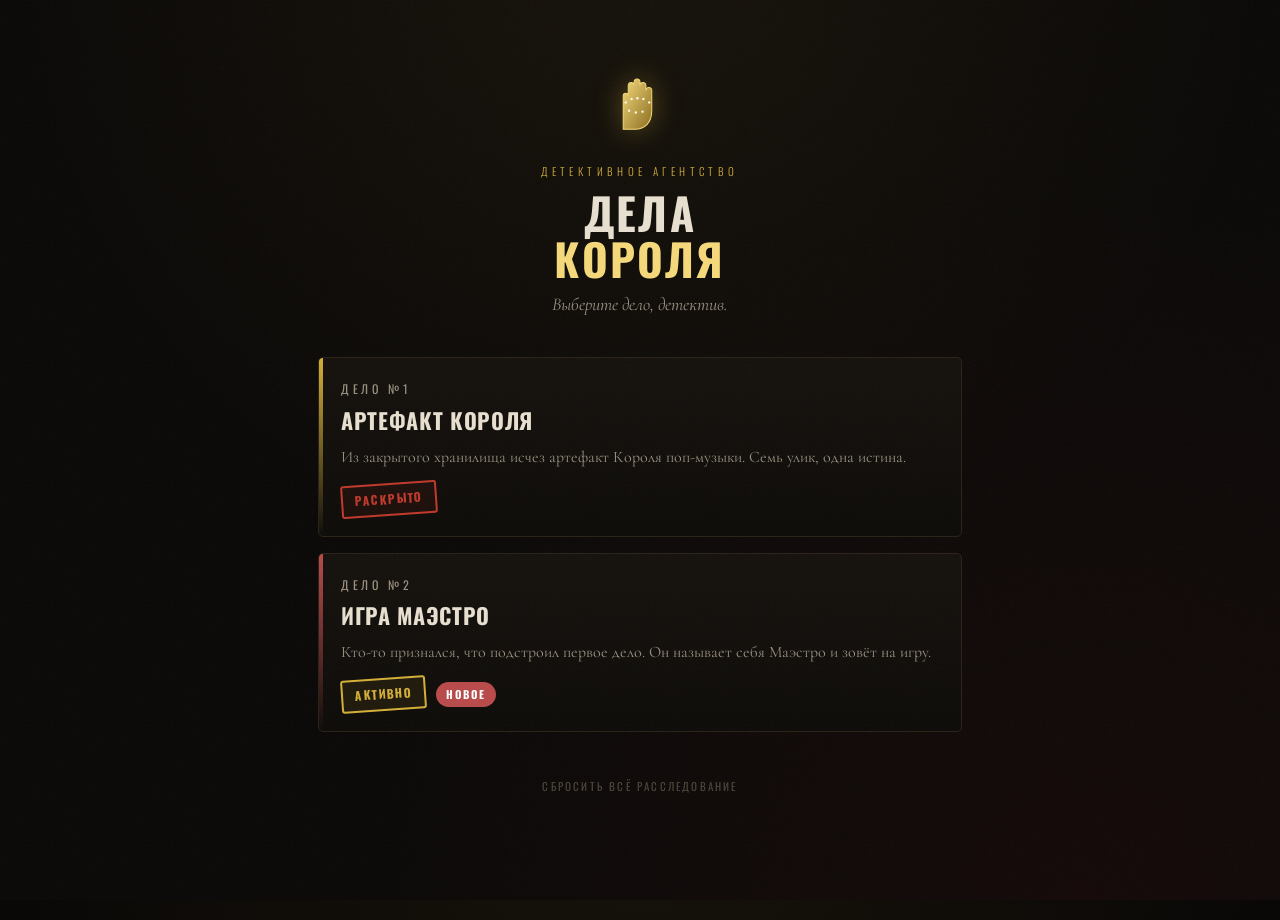
<file: index.html>
<!DOCTYPE html>
<html lang="ru">
<head>
<meta charset="UTF-8" />
<meta name="viewport" content="width=device-width, initial-scale=1.0, maximum-scale=1.0, user-scalable=no" />
<title>Детективное агентство · Дела Короля</title>
<link rel="preconnect" href="https://fonts.googleapis.com">
<link rel="preconnect" href="https://fonts.gstatic.com" crossorigin>
<link href="https://fonts.googleapis.com/css2?family=Special+Elite&family=Cormorant+Garamond:ital,wght@0,400;0,600;1,400;1,600&family=Oswald:wght@300;500;700&family=Caveat:wght@500;700&display=swap" rel="stylesheet">
<style>
:root{
  --bg:#0a0807;
  --bg2:#13100d;
  --bg3:#181410;
  --ink:#e8e0d0;
  --ink-dim:#9a9080;
  --gold:#d4af37;
  --gold-bright:#f5d97a;
  --gold-deep:#8a6d1f;
  --blood:#8b1a1a;
  --blood-bright:#c0392b;
  --maestro:#b94a4a;        /* голос Маэстро */
  --maestro-deep:#7c1d1d;
  --line:#2a2218;
  --case1:#d4af37;          /* нить дела 1 — золото */
  --case2:#b94a4a;          /* нить дела 2 — бордо */
}
*{box-sizing:border-box;margin:0;padding:0;-webkit-tap-highlight-color:transparent}
html,body{height:100%}
body{
  background:
    radial-gradient(circle at 50% -5%, rgba(212,175,55,.06), transparent 55%),
    radial-gradient(circle at 85% 100%, rgba(139,26,26,.08), transparent 50%),
    var(--bg);
  color:var(--ink);
  font-family:'Cormorant Garamond',Georgia,serif;
  font-size:18px;line-height:1.55;min-height:100%;
  overflow-x:hidden;
}
body::after{
  content:"";position:fixed;inset:0;z-index:9999;pointer-events:none;opacity:.04;
  background-image:url("data:image/svg+xml,%3Csvg xmlns='http://www.w3.org/2000/svg' width='120' height='120'%3E%3Cfilter id='n'%3E%3CfeTurbulence type='fractalNoise' baseFrequency='0.9' numOctaves='3'/%3E%3C/filter%3E%3Crect width='100%25' height='100%25' filter='url(%23n)'/%3E%3C/svg%3E");
}
.wrap{max-width:680px;margin:0 auto;padding:22px 18px 120px;position:relative;z-index:1}

/* ---------- typography helpers ---------- */
.eyebrow{font-family:'Oswald',sans-serif;font-weight:300;letter-spacing:.4em;text-transform:uppercase;font-size:11px;color:var(--gold);margin-bottom:10px}
h1.title{font-family:'Oswald',sans-serif;font-weight:700;text-transform:uppercase;letter-spacing:.05em;line-height:1.04;font-size:clamp(26px,7vw,44px);color:var(--ink)}
h1.title .accent{color:var(--gold-bright);display:block}

/* ---------- screens ---------- */
.screen{display:none;animation:fadeIn .6s ease both}
.screen.active{display:block}
@keyframes fadeIn{from{opacity:0;transform:translateY(10px)}to{opacity:1;transform:none}}

/* ---------- buttons ---------- */
.btn{font-family:'Oswald',sans-serif;font-weight:500;letter-spacing:.12em;text-transform:uppercase;font-size:14px;
  color:var(--bg);background:linear-gradient(180deg,var(--gold-bright),var(--gold));border:none;
  padding:15px 26px;border-radius:3px;cursor:pointer;transition:transform .12s,filter .2s,box-shadow .25s;
  box-shadow:0 8px 24px -10px rgba(212,175,55,.5)}
.btn:hover{transform:translateY(-2px);filter:brightness(1.08)}
.btn:active{transform:translateY(0)}
.btn:disabled{opacity:.4;cursor:not-allowed;transform:none}
.btn.ghost{background:transparent;color:var(--gold);border:1px solid var(--gold-deep);box-shadow:none}
.btn.ghost:hover{background:rgba(212,175,55,.08)}
.btn.maestro{background:linear-gradient(180deg,var(--maestro),var(--maestro-deep));color:#f3e7e0;box-shadow:0 8px 24px -10px rgba(185,74,74,.5)}
.btn.block{display:block;width:100%}
.btn.sm{padding:10px 16px;font-size:12px}

/* ---------- inputs ---------- */
.field{width:100%;background:#0d0b09;border:1px solid var(--line);border-bottom:2px solid var(--gold-deep);
  color:var(--ink);font-family:'Cormorant Garamond',serif;font-size:19px;padding:13px 15px;border-radius:3px 3px 0 0;outline:none;
  transition:border-color .2s,box-shadow .2s}
.field:focus{border-bottom-color:var(--gold-bright);box-shadow:0 6px 22px -16px var(--gold)}
.field::placeholder{color:#6a6354;font-style:italic}
.shake{animation:shake .42s cubic-bezier(.36,.07,.19,.97)}
@keyframes shake{10%,90%{transform:translateX(-2px)}20%,80%{transform:translateX(4px)}30%,50%,70%{transform:translateX(-8px)}40%,60%{transform:translateX(8px)}}
.row{display:flex;gap:10px;flex-wrap:wrap;align-items:center;margin-top:16px}
.feedback{margin-top:12px;min-height:22px;font-style:italic}
.feedback.bad{color:var(--blood-bright)}
.feedback.good{color:var(--gold-bright)}

/* ---------- typewriter dossier ---------- */
.dossier{background:linear-gradient(180deg,var(--bg2),#0c0a08);border:1px solid var(--line);border-left:3px solid var(--blood);
  padding:22px 24px;margin:22px 0;font-family:'Special Elite',monospace;font-size:15px;line-height:1.85;color:var(--ink);
  box-shadow:0 30px 60px -30px rgba(0,0,0,.8);white-space:pre-wrap;min-height:48px}
.dossier.maestro{border-left-color:var(--maestro)}
.caret::after{content:"▌";color:var(--gold);animation:blink 1s steps(1) infinite}
@keyframes blink{50%{opacity:0}}

/* ============ HUB ============ */
.hub-head{text-align:center;padding:30px 0 10px}
.glove-mark{width:84px;height:84px;margin:0 auto 18px;filter:drop-shadow(0 0 14px rgba(212,175,55,.35))}
.hub-sub{font-style:italic;color:var(--ink-dim);margin-top:10px}
.case-list{margin-top:28px;display:flex;flex-direction:column;gap:16px}
.case-card{position:relative;border:1px solid var(--line);border-radius:5px;overflow:hidden;
  background:linear-gradient(180deg,#15110d,#0d0b08);padding:22px 22px 20px;cursor:pointer;
  transition:transform .14s,box-shadow .25s,border-color .25s}
.case-card:hover{transform:translateY(-2px);border-color:var(--gold-deep);box-shadow:0 18px 40px -22px rgba(0,0,0,.9)}
.case-card .thread{position:absolute;top:0;left:0;width:4px;height:100%}
.case-card[data-case="1"] .thread{background:linear-gradient(180deg,var(--case1),transparent)}
.case-card[data-case="2"] .thread{background:linear-gradient(180deg,var(--case2),transparent)}
.case-card .cnum{font-family:'Oswald',sans-serif;font-size:12px;letter-spacing:.3em;text-transform:uppercase;color:var(--ink-dim)}
.case-card .cname{font-family:'Oswald',sans-serif;font-weight:700;text-transform:uppercase;font-size:22px;letter-spacing:.03em;margin:4px 0 8px;color:var(--ink)}
.case-card .cdesc{font-size:16px;color:var(--ink-dim);line-height:1.5}
.case-card .cmeta{margin-top:14px;display:flex;align-items:center;gap:10px;flex-wrap:wrap}

/* stamps */
.stamp{font-family:'Oswald',sans-serif;font-weight:700;letter-spacing:.12em;text-transform:uppercase;font-size:12px;
  padding:5px 12px;border-radius:3px;border:2px solid;transform:rotate(-4deg)}
.stamp.solved{color:var(--blood-bright);border-color:var(--blood-bright);background:rgba(192,57,43,.08)}
.stamp.active{color:var(--gold);border-color:var(--gold);background:rgba(212,175,55,.08)}
.badge-new{font-family:'Oswald',sans-serif;font-weight:700;font-size:11px;letter-spacing:.18em;text-transform:uppercase;
  color:#fff;background:var(--maestro);padding:4px 10px;border-radius:999px;animation:pulse 1.6s ease-in-out infinite}
@keyframes pulse{0%,100%{box-shadow:0 0 0 0 rgba(185,74,74,.5)}50%{box-shadow:0 0 0 7px rgba(185,74,74,0)}}
.progress-dots{display:flex;gap:5px;margin-top:4px}
.progress-dots i{width:8px;height:8px;border-radius:50%;background:#2a2218;display:inline-block}
.progress-dots i.on{background:var(--case2)}

/* ============ CRIME SCENE ============ */
.cs-grid{display:grid;grid-template-columns:1fr 1fr;gap:12px;margin-top:20px}
.cs-obj{border:1px solid var(--line);border-radius:5px;background:linear-gradient(180deg,#14110d,#0d0b08);
  padding:18px 14px;text-align:center;cursor:pointer;transition:transform .12s,border-color .2s}
.cs-obj:hover{transform:translateY(-2px);border-color:var(--gold-deep)}
.cs-obj .ico{font-size:30px;display:block;margin-bottom:8px}
.cs-obj .nm{font-family:'Oswald',sans-serif;font-size:13px;letter-spacing:.05em;text-transform:uppercase;color:var(--ink)}
.cs-obj.seen{opacity:.6}

/* ============ CLUE ============ */
.board{display:flex;gap:7px;justify-content:center;margin:18px 0 4px;flex-wrap:wrap}
.pin{width:30px;height:30px;border-radius:50%;border:1px solid var(--line);background:#0d0b09;display:grid;place-items:center;
  font-family:'Oswald',sans-serif;font-size:12px;color:var(--ink-dim);transition:.3s}
.pin.done{border-color:var(--maestro);color:var(--bg);background:linear-gradient(180deg,#d98a8a,var(--maestro));box-shadow:0 0 12px -2px var(--maestro)}
.pin.current{border-color:var(--gold);color:var(--gold);box-shadow:0 0 10px -3px var(--gold)}
.clue-num{font-family:'Oswald',sans-serif;letter-spacing:.28em;text-transform:uppercase;font-size:11px;color:var(--maestro);margin-bottom:6px}
.clue-title{font-family:'Oswald',sans-serif;font-weight:700;text-transform:uppercase;letter-spacing:.03em;font-size:clamp(22px,5vw,30px);color:var(--ink);margin-bottom:16px}
.riddle{background:linear-gradient(180deg,#14110d,#0d0b08);border:1px solid var(--line);padding:22px 22px;border-radius:4px;
  font-size:19px;line-height:1.7;color:var(--ink);position:relative;white-space:pre-wrap}
.riddle.voice{border-left:3px solid var(--maestro)}
.phys-tag{display:inline-flex;align-items:center;gap:7px;font-family:'Oswald',sans-serif;font-size:11px;letter-spacing:.16em;
  text-transform:uppercase;color:var(--maestro);border:1px solid rgba(185,74,74,.4);border-radius:999px;padding:5px 12px;margin-bottom:12px}
.morse-line{font-family:'Oswald',sans-serif;font-size:26px;letter-spacing:.18em;text-align:center;color:var(--gold-bright);padding:14px 0;margin:6px 0;border-top:1px dashed var(--line);border-bottom:1px dashed var(--line)}

/* micro-riddles (clue 1) */
.micro-wrap{margin-top:16px;display:flex;flex-direction:column;gap:12px}
.micro{border:1px solid var(--line);border-radius:5px;background:#0d0b09;padding:14px 16px}
.micro.solved{border-color:var(--gold-deep);background:linear-gradient(180deg,rgba(212,175,55,.06),transparent)}
.micro .msym{font-size:24px;color:var(--gold-bright);float:right;margin-left:10px}
.micro .mq{font-size:16px;color:var(--ink-dim);line-height:1.5;margin-bottom:8px}
.micro .mrow{display:flex;gap:8px}
.micro .mres{font-family:'Oswald',sans-serif;letter-spacing:.1em;color:var(--gold-bright);margin-top:8px;font-size:14px;display:none}
.micro.solved .mres{display:block}
.micro.solved .mq,.micro.solved .mrow{opacity:.45}
.symbol-decoder{display:flex;justify-content:center;gap:10px;margin:14px 0;flex-wrap:wrap}
.sd{display:flex;flex-direction:column;align-items:center;gap:4px;min-width:38px}
.sd .s{font-size:24px;color:var(--ink-dim)}
.sd .l{font-family:'Oswald',sans-serif;font-weight:700;font-size:18px;color:#3a3228}
.sd.open .s{color:var(--gold-bright)}
.sd.open .l{color:var(--gold-bright)}

/* hints */
.hint-zone{margin-top:22px;border-top:1px dashed var(--line);padding-top:16px}
.hint-lead{font-family:'Oswald',sans-serif;font-size:12px;letter-spacing:.18em;text-transform:uppercase;color:var(--ink-dim);margin-bottom:10px}
.minilock{background:#0d0b09;border:1px solid var(--line);padding:14px 16px;border-radius:4px}
.minilock p{font-style:italic;color:var(--ink-dim);margin-bottom:10px}
.hints{display:none}.hints.open{display:block;animation:fadeIn .4s ease both}
.hint{background:#0e0c0a;border-left:2px solid var(--gold-deep);padding:11px 14px;margin-top:9px;border-radius:0 4px 4px 0;color:var(--ink-dim);display:none;animation:fadeIn .35s ease both}
.hint.show{display:block}

/* ============ DOSSIER (modal) ============ */
.overlay{position:fixed;inset:0;background:rgba(5,4,3,.86);backdrop-filter:blur(3px);z-index:200;display:none;
  animation:fadeIn .3s ease both;overflow-y:auto;padding:20px 14px 40px}
.overlay.open{display:block}
.sheet-modal{max-width:640px;margin:0 auto;background:linear-gradient(180deg,#15110d,#0c0a08);border:1px solid var(--line);border-radius:8px;padding:22px 20px 28px;position:relative}
.modal-close{position:absolute;top:12px;right:14px;background:none;border:none;color:var(--ink-dim);font-size:26px;cursor:pointer;line-height:1}
.modal-close:hover{color:var(--gold)}
.tabs{display:flex;gap:8px;margin:8px 0 18px;flex-wrap:wrap}
.tab{font-family:'Oswald',sans-serif;font-size:12px;letter-spacing:.1em;text-transform:uppercase;color:var(--ink-dim);
  border:1px solid var(--line);background:#0d0b09;padding:8px 14px;border-radius:999px;cursor:pointer}
.tab.active{color:var(--bg);background:linear-gradient(180deg,var(--gold-bright),var(--gold));border-color:transparent}
.ev-grid{display:grid;grid-template-columns:1fr 1fr;gap:10px}
.ev-card{border:1px solid var(--line);border-radius:6px;background:#0d0b09;padding:14px 12px;text-align:center;cursor:pointer;transition:transform .12s,border-color .2s}
.ev-card:hover{transform:translateY(-2px);border-color:var(--gold-deep)}
.ev-card .ei{font-size:28px;display:block;margin-bottom:6px}
.ev-card .en{font-family:'Oswald',sans-serif;font-size:12px;letter-spacing:.04em;text-transform:uppercase;color:var(--ink)}
.ev-card.locked{opacity:.4;cursor:default}
.ev-card.locked .ei{filter:grayscale(1)}
.ev-empty{grid-column:1/-1;text-align:center;color:var(--ink-dim);font-style:italic;padding:30px 10px}

/* evidence detail (second-level modal) */
.ev-detail{position:fixed;inset:0;background:rgba(5,4,3,.92);z-index:210;display:none;place-items:center;padding:24px;animation:fadeIn .25s ease both}
.ev-detail.open{display:grid}
.ev-detail-card{max-width:380px;width:100%;background:linear-gradient(180deg,#1a1510,#0c0a08);border:1px solid var(--gold-deep);border-radius:10px;padding:28px 24px;text-align:center;box-shadow:0 0 50px -16px var(--gold);animation:pop .4s cubic-bezier(.2,1.3,.4,1) both}
@keyframes pop{from{transform:scale(.8);opacity:0}to{transform:scale(1);opacity:1}}
.ev-detail-card .big{font-size:60px;margin-bottom:10px}
.ev-detail-card h3{font-family:'Oswald',sans-serif;font-weight:700;text-transform:uppercase;letter-spacing:.04em;font-size:24px;color:var(--gold-bright);margin-bottom:10px}
.ev-detail-card .meta{font-family:'Oswald',sans-serif;font-size:11px;letter-spacing:.16em;text-transform:uppercase;color:var(--ink-dim);margin-bottom:14px}
.ev-detail-card p{color:var(--ink);line-height:1.6;font-size:17px}
.ev-detail-card .solved-by{margin-top:16px;font-style:italic;color:var(--gold);font-size:15px}

/* ============ NOTES (modal) ============ */
.notes-area{width:100%;min-height:240px;background:#0d0b09;border:1px solid var(--line);border-radius:6px;color:var(--ink);
  font-family:'Caveat',cursive;font-size:22px;line-height:1.5;padding:16px;outline:none;resize:vertical}
.notes-area:focus{border-color:var(--gold-deep)}
.notes-hint{font-style:italic;color:var(--ink-dim);font-size:14px;margin-top:8px}

/* ============ TOAST (evidence added) ============ */
.toast{position:fixed;left:50%;bottom:88px;transform:translateX(-50%) translateY(20px);z-index:300;
  background:linear-gradient(180deg,#1a1510,#0c0a08);border:1px solid var(--gold-deep);border-radius:8px;
  padding:14px 18px;display:flex;align-items:center;gap:12px;cursor:pointer;opacity:0;pointer-events:none;
  box-shadow:0 14px 40px -14px rgba(0,0,0,.9);max-width:90vw;transition:opacity .35s,transform .35s}
.toast.show{opacity:1;transform:translateX(-50%) translateY(0);pointer-events:auto}
.toast .ti{font-size:26px}
.toast .tt{font-family:'Oswald',sans-serif;font-size:12px;letter-spacing:.06em;text-transform:uppercase;color:var(--gold-bright)}
.toast .ts{font-size:15px;color:var(--ink)}

/* ============ BOTTOM BAR ============ */
.bottombar{position:fixed;left:0;right:0;bottom:0;z-index:120;background:linear-gradient(0deg,#0a0807,rgba(10,8,7,.92));
  border-top:1px solid var(--line);backdrop-filter:blur(6px);display:none}
.bottombar.show{display:block}
.bb-inner{max-width:680px;margin:0 auto;display:flex;gap:8px;padding:10px 14px}
.bb-btn{flex:1;background:none;border:1px solid var(--line);border-radius:6px;color:var(--ink-dim);
  font-family:'Oswald',sans-serif;font-size:11px;letter-spacing:.08em;text-transform:uppercase;padding:10px 6px;cursor:pointer;
  display:flex;flex-direction:column;align-items:center;gap:4px;transition:.2s}
.bb-btn:hover{color:var(--gold);border-color:var(--gold-deep)}
.bb-btn .bi{font-size:18px}

/* finale */
.finale{text-align:center;padding:24px 0}
.solved-banner{font-family:'Oswald',sans-serif;font-weight:700;text-transform:uppercase;letter-spacing:.1em;font-size:clamp(30px,8vw,56px);
  background:linear-gradient(180deg,var(--gold-bright),var(--gold),var(--gold-deep));-webkit-background-clip:text;background-clip:text;color:transparent;
  filter:drop-shadow(0 4px 20px rgba(212,175,55,.4));animation:pop .8s cubic-bezier(.2,1.4,.4,1) both}
.reveal-box{margin-top:26px;background:linear-gradient(180deg,#15110c,#0c0a08);border:1px solid var(--gold-deep);border-radius:6px;
  padding:26px 22px;font-size:20px;line-height:1.7;box-shadow:0 0 50px -20px var(--gold)}
.crown{font-size:42px;display:block;margin-bottom:8px}

#confetti{position:fixed;inset:0;pointer-events:none;z-index:250}

/* back link */
.backlink{display:inline-flex;align-items:center;gap:6px;font-family:'Oswald',sans-serif;font-size:12px;letter-spacing:.1em;
  text-transform:uppercase;color:var(--ink-dim);background:none;border:none;cursor:pointer;margin-bottom:8px;padding:4px 0}
.backlink:hover{color:var(--gold)}

.reset{text-align:center;margin-top:40px}
.reset button{background:none;border:none;color:#4a4438;font-family:'Oswald',sans-serif;font-size:11px;letter-spacing:.2em;text-transform:uppercase;cursor:pointer}
.reset button:hover{color:var(--blood-bright)}

@media (max-width:480px){
  body{font-size:17px}
  .wrap{padding:18px 14px 120px}
  .ev-grid,.cs-grid{grid-template-columns:1fr 1fr}
}
@media (prefers-reduced-motion:reduce){*{animation-duration:.01ms !important;animation-iteration-count:1 !important}}
</style>
</head>
<body>
<canvas id="confetti"></canvas>

<div class="wrap">

  <!-- ============ HUB ============ -->
  <section id="s-hub" class="screen active">
    <div class="hub-head">
      <svg class="glove-mark" viewBox="0 0 100 100" xmlns="http://www.w3.org/2000/svg" aria-hidden="true">
        <defs><linearGradient id="g" x1="0" y1="0" x2="1" y2="1"><stop offset="0" stop-color="#f5d97a"/><stop offset="1" stop-color="#8a6d1f"/></linearGradient></defs>
        <path d="M30 92 V52 c0-4 6-4 6 0 V40 c0-5 7-5 7 0 V36 c0-5 7-5 7 0 V40 c0-5 7-5 7 0 V46 c0-5 7-5 7 0 V70 c0 14-8 22-20 22 z" fill="url(#g)" stroke="#f5d97a" stroke-width="1.2"/>
        <g fill="#fff8e0"><circle cx="33" cy="60" r="1.4"/><circle cx="40" cy="56" r="1.4"/><circle cx="47" cy="55" r="1.4"/><circle cx="54" cy="56" r="1.4"/><circle cx="61" cy="60" r="1.4"/><circle cx="37" cy="70" r="1.4"/><circle cx="45" cy="72" r="1.4"/><circle cx="53" cy="71" r="1.4"/></g>
      </svg>
      <div class="eyebrow">Детективное агентство</div>
      <h1 class="title">Дела <span class="accent">Короля</span></h1>
      <p class="hub-sub">Выберите дело, детектив.</p>
    </div>
    <div class="case-list" id="caseList"></div>
    <div class="reset"><button id="resetBtn">Сбросить всё расследование</button></div>
  </section>

  <!-- ============ CASE 1 ARCHIVE ============ -->
  <section id="s-case1" class="screen">
    <button class="backlink" data-back="hub">← к делам</button>
    <div class="eyebrow">Дело №1 · Архив</div>
    <h1 class="title">Артефакт <span class="accent">Короля</span></h1>
    <div class="dossier" id="case1Summary"></div>
    <div class="row">
      <button class="btn ghost" id="case1Evidence">Улики дела</button>
      <button class="btn ghost" id="case1Replay">Сыграть заново</button>
    </div>
  </section>

  <!-- ============ CASE 2: NAME ============ -->
  <section id="s-c2name" class="screen">
    <button class="backlink" data-back="hub">← к делам</button>
    <div class="eyebrow">Дело №2 · Протокол</div>
    <div class="dossier maestro" id="c2nameIntro"></div>
    <div id="c2nameForm" style="display:none">
      <label class="hint-lead" for="c2nameInput">Назовитесь, детектив</label>
      <input class="field" id="c2nameInput" placeholder="Ваше имя…" autocomplete="off"/>
      <div class="row"><button class="btn" id="c2nameBtn">Открыть дело</button></div>
    </div>
  </section>

  <!-- ============ CASE 2: BRIEF ============ -->
  <section id="s-c2brief" class="screen">
    <div class="eyebrow">Сообщение от Маэстро</div>
    <div class="dossier maestro" id="c2briefText"></div>
    <div class="row" id="c2briefRow" style="display:none">
      <button class="btn maestro" id="c2briefBtn">Осмотреть место преступления</button>
    </div>
  </section>

  <!-- ============ CRIME SCENE ============ -->
  <section id="s-scene" class="screen">
    <button class="backlink" data-back="clue">← к расследованию</button>
    <div class="eyebrow">Место преступления</div>
    <h1 class="title" style="font-size:clamp(22px,6vw,34px)">Осмотр <span class="accent">улик</span></h1>
    <p class="hub-sub" style="margin-bottom:6px">Нажми на предмет, чтобы рассмотреть его.</p>
    <div class="cs-grid" id="csGrid"></div>
    <div class="row"><button class="btn block" id="sceneStart">Перейти к загадкам Маэстро</button></div>
  </section>

  <!-- ============ CLUE ============ -->
  <section id="s-clue" class="screen">
    <div class="board" id="board"></div>
    <div class="clue-num" id="clueNum"></div>
    <div class="clue-title" id="clueTitle"></div>
    <div id="physTag"></div>
    <div class="riddle" id="clueRiddle"></div>

    <!-- micro-riddles container (clue 1) -->
    <div id="microZone"></div>

    <div class="row" id="answerRow">
      <input class="field" id="answerInput" placeholder="Введите разгадку…" autocomplete="off" style="flex:1;min-width:180px"/>
      <button class="btn" id="answerBtn">Проверить</button>
    </div>
    <div class="feedback" id="answerFeedback"></div>

    <div class="hint-zone">
      <div class="hint-lead">Нужна помощь?</div>
      <div class="minilock" id="miniLock">
        <p id="miniQuestion"></p>
        <div class="row">
          <input class="field" id="miniInput" placeholder="Ответ на загадку-ключ…" autocomplete="off" style="flex:1;min-width:160px"/>
          <button class="btn ghost" id="miniBtn">Открыть</button>
        </div>
        <div class="feedback" id="miniFeedback"></div>
      </div>
      <div class="hints" id="hints">
        <div class="hint" id="hint0"></div>
        <div class="hint" id="hint1"></div>
        <div class="hint" id="hint2"></div>
        <div class="row" id="hintMoreRow"><button class="btn ghost sm" id="hintMoreBtn">Ещё подсказка</button></div>
      </div>
    </div>
  </section>

  <!-- ============ CASE 2 FINALE ============ -->
  <section id="s-c2final" class="screen">
    <div class="finale">
      <div class="eyebrow">Статус дела №2</div>
      <div class="solved-banner">Партия сыграна</div>
      <div class="dossier maestro" id="c2finalText" style="text-align:left;margin-top:24px"></div>
      <div class="row" style="justify-content:center" id="c2revealRow" style="display:none">
        <button class="btn" id="c2revealBtn">Забрать трофей</button>
      </div>
      <div class="reveal-box" id="c2revealBox" style="display:none">
        <span class="crown">🎭</span>
        <div id="c2revealText"></div>
        <div class="row" style="justify-content:center"><button class="btn ghost" data-back="hub">Вернуться к делам</button></div>
      </div>
    </div>
  </section>

</div>

<!-- ============ DOSSIER MODAL ============ -->
<div class="overlay" id="dossierModal">
  <div class="sheet-modal">
    <button class="modal-close" data-close="dossier">×</button>
    <div class="eyebrow">Досье</div>
    <h1 class="title" style="font-size:26px">Улики</h1>
    <div class="tabs" id="dossierTabs"></div>
    <div class="ev-grid" id="evGrid"></div>
  </div>
</div>

<!-- evidence detail -->
<div class="ev-detail" id="evDetail">
  <div class="ev-detail-card">
    <span class="big" id="evdIcon"></span>
    <h3 id="evdName"></h3>
    <div class="meta" id="evdCase"></div>
    <p id="evdDesc"></p>
    <div class="solved-by" id="evdSolved"></div>
    <div class="row" style="justify-content:center"><button class="btn ghost sm" data-close="evdetail">Закрыть</button></div>
  </div>
</div>

<!-- ============ FORENSIC INTERSTITIAL MODAL ============ -->
<div class="overlay" id="forensicModal">
  <div class="sheet-modal">
    <button class="modal-close" data-close="forensic">×</button>
    <div class="eyebrow">Врезка</div>
    <h1 class="title" id="forensicTitle" style="font-size:22px"></h1>
    <div style="font-size:20px;margin:8px 0;" id="forensicIcon"></div>
    <p id="forensicText" style="white-space:pre-wrap;margin-top:12px"></p>
    <div class="row" style="justify-content:center;margin-top:18px"><button class="btn ghost" data-close="forensic">Закрыть</button></div>
  </div>
</div>

<!-- ============ NOTES MODAL ============ -->
<div class="overlay" id="notesModal">
  <div class="sheet-modal">
    <button class="modal-close" data-close="notes">×</button>
    <div class="eyebrow">Записная книжка детектива</div>
    <h1 class="title" style="font-size:26px">Заметки</h1>
    <textarea class="notes-area" id="notesArea" placeholder="Здесь можно записывать догадки, коды, имена…"></textarea>
    <p class="notes-hint">Заметки сохраняются автоматически.</p>
  </div>
</div>

<!-- toast -->
<div class="toast" id="toast">
  <span class="ti" id="toastIcon">🗂️</span>
  <div><div class="tt">Новая улика в досье</div><div class="ts" id="toastName"></div></div>
</div>

<!-- ============ BOTTOM BAR ============ -->
<div class="bottombar" id="bottombar">
  <div class="bb-inner">
    <button class="bb-btn" id="bbScene"><span class="bi">🔍</span>Место</button>
    <button class="bb-btn" id="bbDossier"><span class="bi">🗂️</span>Досье</button>
    <button class="bb-btn" id="bbNotes"><span class="bi">📓</span>Заметки</button>
    <button class="bb-btn" id="bbHub"><span class="bi">🏛️</span>Дела</button>
  </div>
</div>

<!-- DATA -->
<script src="data.js"></script>
<!-- LOGIC -->
<script src="logic.js"></script>
</body>
</html>
</file>
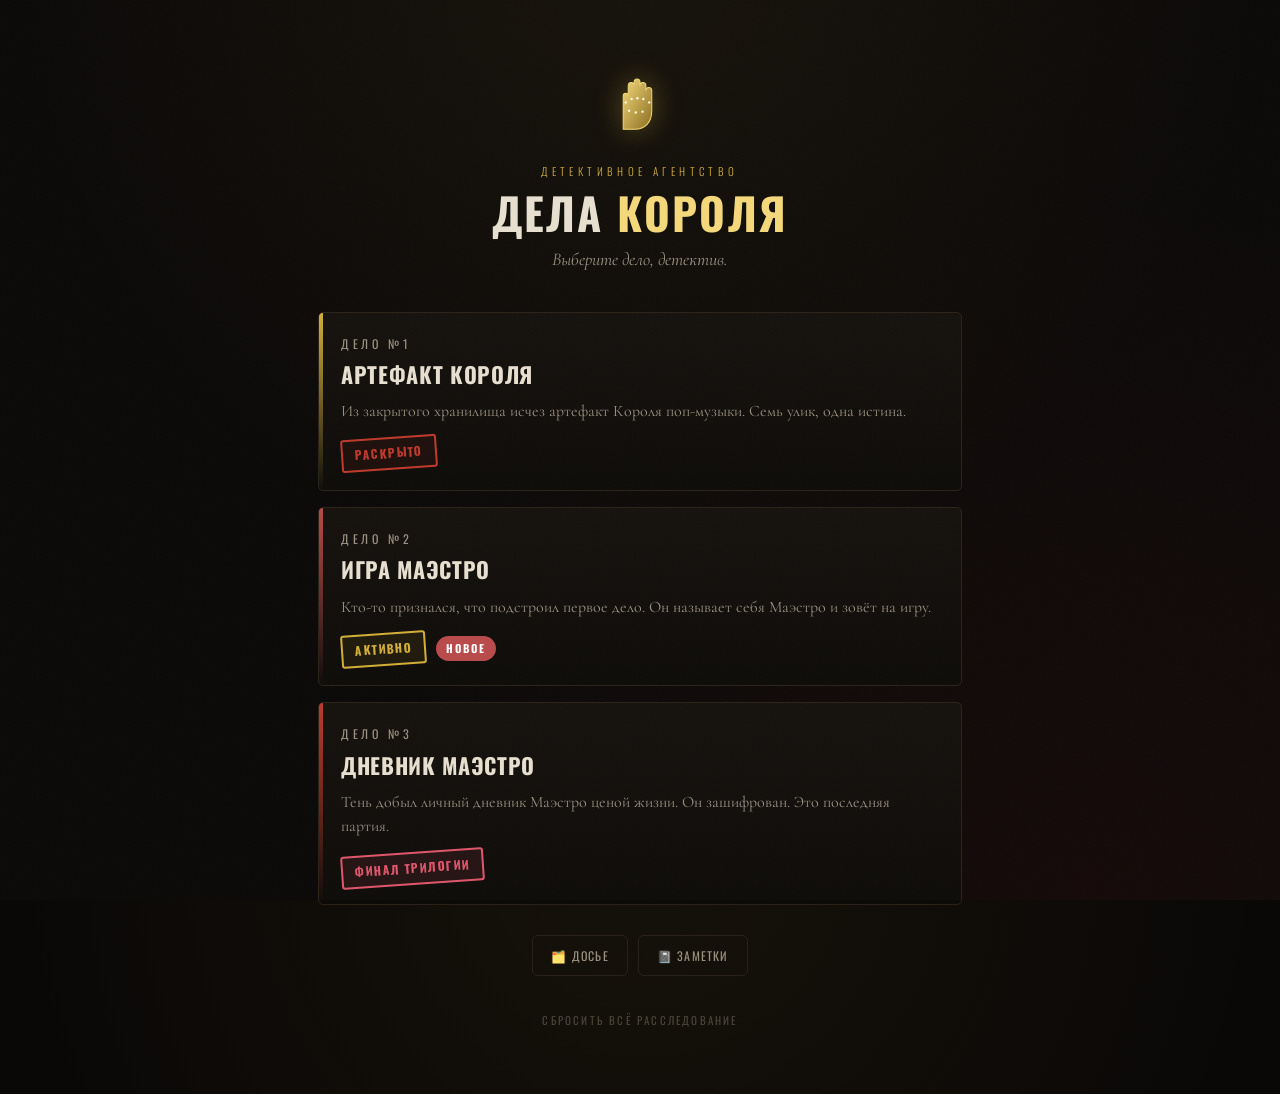
<file: docs/index.html>
<!DOCTYPE html>
<html lang="ru">
<head>
<meta charset="UTF-8" />
<meta name="viewport" content="width=device-width, initial-scale=1.0, maximum-scale=1.0, user-scalable=no" />
<title>Детективное агентство · Дела Короля</title>
<link rel="preconnect" href="https://fonts.googleapis.com">
<link rel="preconnect" href="https://fonts.gstatic.com" crossorigin>
<link href="https://fonts.googleapis.com/css2?family=Special+Elite&family=Cormorant+Garamond:ital,wght@0,400;0,600;1,400&family=Oswald:wght@300;500;700&family=Caveat:wght@500;700&display=swap" rel="stylesheet">
<link rel="stylesheet" href="shared.css">
<style>
:root{
  --bg:#0a0807;--bg2:#13100d;--bg3:#1C1712;
  --gold:#d4af37;--goldL:#f5d97a;--goldD:#8a6d1f;
  --ink:#e8e0d0;--dimInk:#9a9080;--blood:#8b1a1a;--bloodB:#c0392b;
  --maestro:#b94a4a;--line:#2a2218;
  --case1:#d4af37;--case2:#b94a4a;--case3:#c0392b;
}
*{box-sizing:border-box;margin:0;padding:0;-webkit-tap-highlight-color:transparent}
html,body{height:100%}
body{
  background:radial-gradient(circle at 50% -5%,rgba(212,175,55,.06),transparent 55%),radial-gradient(circle at 85% 100%,rgba(139,26,26,.08),transparent 50%),var(--bg);
  color:var(--ink);font-family:'Cormorant Garamond',Georgia,serif;font-size:18px;line-height:1.55;min-height:100%;overflow-x:hidden;
}
body::after{content:"";position:fixed;inset:0;z-index:9999;pointer-events:none;opacity:.04;background-image:url("data:image/svg+xml,%3Csvg xmlns='http://www.w3.org/2000/svg' width='120' height='120'%3E%3Cfilter id='n'%3E%3CfeTurbulence type='fractalNoise' baseFrequency='0.9' numOctaves='3'/%3E%3C/filter%3E%3Crect width='100%25' height='100%25' filter='url(%23n)'/%3E%3C/svg%3E")}
.wrap{max-width:680px;margin:0 auto;padding:22px 18px 60px;position:relative;z-index:1}
.hub-head{text-align:center;padding:30px 0 10px}
.glove-mark{width:84px;height:84px;margin:0 auto 18px;filter:drop-shadow(0 0 14px rgba(212,175,55,.35))}
.eyebrow{font-family:'Oswald',sans-serif;font-weight:300;letter-spacing:.4em;text-transform:uppercase;font-size:11px;color:var(--gold);margin-bottom:10px}
h1.title{font-family:'Oswald',sans-serif;font-weight:700;text-transform:uppercase;letter-spacing:.05em;line-height:1.04;font-size:clamp(26px,7vw,44px);color:var(--ink)}
h1.title .accent{color:var(--goldL)}
.hub-sub{font-style:italic;color:var(--dimInk);margin-top:10px}
.case-list{margin-top:28px;display:flex;flex-direction:column;gap:16px}
.case-card{position:relative;border:1px solid var(--line);border-radius:5px;overflow:hidden;background:linear-gradient(180deg,#15110d,#0d0b08);padding:22px 22px 20px;cursor:pointer;transition:transform .14s,box-shadow .25s,border-color .25s}
.case-card:hover{transform:translateY(-2px);border-color:var(--goldD);box-shadow:0 18px 40px -22px rgba(0,0,0,.9)}
.case-card .thread{position:absolute;top:0;left:0;width:4px;height:100%}
.case-card[data-case="1"] .thread{background:linear-gradient(180deg,var(--case1),transparent)}
.case-card[data-case="2"] .thread{background:linear-gradient(180deg,var(--case2),transparent)}
.case-card[data-case="3"] .thread{background:linear-gradient(180deg,var(--case3),transparent)}
.case-card .cnum{font-family:'Oswald',sans-serif;font-size:12px;letter-spacing:.3em;text-transform:uppercase;color:var(--dimInk)}
.case-card .cname{font-family:'Oswald',sans-serif;font-weight:700;text-transform:uppercase;font-size:22px;letter-spacing:.03em;margin:4px 0 8px;color:var(--ink)}
.case-card .cdesc{font-size:16px;color:var(--dimInk);line-height:1.5}
.case-card .cmeta{margin-top:14px;display:flex;align-items:center;gap:10px;flex-wrap:wrap}
.stamp{font-family:'Oswald',sans-serif;font-weight:700;letter-spacing:.12em;text-transform:uppercase;font-size:12px;padding:5px 12px;border-radius:3px;border:2px solid;transform:rotate(-4deg)}
.stamp.solved{color:var(--bloodB);border-color:var(--bloodB);background:rgba(192,57,43,.08)}
.stamp.active{color:var(--gold);border-color:var(--gold);background:rgba(212,175,55,.08)}
.stamp.final{color:#e0556b;border-color:#e0556b;background:rgba(224,85,107,.1)}
.badge-new{font-family:'Oswald',sans-serif;font-weight:700;font-size:11px;letter-spacing:.18em;text-transform:uppercase;color:#fff;background:var(--maestro);padding:4px 10px;border-radius:999px;animation:pulse 1.6s ease-in-out infinite}
@keyframes pulse{0%,100%{box-shadow:0 0 0 0 rgba(185,74,74,.5)}50%{box-shadow:0 0 0 7px rgba(185,74,74,0)}}
.progress-dots{display:flex;gap:5px;margin-top:4px;flex-wrap:wrap}
.progress-dots i{width:8px;height:8px;border-radius:50%;background:#2a2218;display:inline-block}
.progress-dots i.on2{background:var(--case2)}
.progress-dots i.on3{background:var(--case3)}
.toolbar{display:flex;gap:10px;justify-content:center;margin-top:30px}
.tool-btn{background:none;border:1px solid var(--line);border-radius:6px;color:var(--dimInk);font-family:'Oswald',sans-serif;font-size:12px;letter-spacing:.1em;text-transform:uppercase;padding:11px 18px;cursor:pointer;transition:.2s}
.tool-btn:hover{color:var(--gold);border-color:var(--goldD)}
.reset{text-align:center;margin-top:30px}
.reset button{background:none;border:none;color:#4a4438;font-family:'Oswald',sans-serif;font-size:11px;letter-spacing:.2em;text-transform:uppercase;cursor:pointer}
.reset button:hover{color:var(--bloodB)}
@media (max-width:480px){body{font-size:17px}.wrap{padding:18px 14px 60px}}
@media (prefers-reduced-motion:reduce){*{animation-duration:.01ms !important;animation-iteration-count:1 !important}}
</style>
</head>
<body>
<div class="wrap">
  <div class="hub-head">
    <svg class="glove-mark" viewBox="0 0 100 100" xmlns="http://www.w3.org/2000/svg" aria-hidden="true">
      <defs><linearGradient id="g" x1="0" y1="0" x2="1" y2="1"><stop offset="0" stop-color="#f5d97a"/><stop offset="1" stop-color="#8a6d1f"/></linearGradient></defs>
      <path d="M30 92 V52 c0-4 6-4 6 0 V40 c0-5 7-5 7 0 V36 c0-5 7-5 7 0 V40 c0-5 7-5 7 0 V46 c0-5 7-5 7 0 V70 c0 14-8 22-20 22 z" fill="url(#g)" stroke="#f5d97a" stroke-width="1.2"/>
      <g fill="#fff8e0"><circle cx="33" cy="60" r="1.4"/><circle cx="40" cy="56" r="1.4"/><circle cx="47" cy="55" r="1.4"/><circle cx="54" cy="56" r="1.4"/><circle cx="61" cy="60" r="1.4"/><circle cx="37" cy="70" r="1.4"/><circle cx="45" cy="72" r="1.4"/><circle cx="53" cy="71" r="1.4"/></g>
    </svg>
    <div class="eyebrow">Детективное агентство</div>
    <h1 class="title">Дела <span class="accent">Короля</span></h1>
    <p class="hub-sub">Выберите дело, детектив.</p>
  </div>
  <div class="case-list" id="caseList"></div>
  <div class="toolbar">
    <button class="tool-btn" id="tbDossier">🗂️ Досье</button>
    <button class="tool-btn" id="tbNotes">📓 Заметки</button>
  </div>
  <div class="reset"><button id="resetBtn">Сбросить всё расследование</button></div>
</div>

<script src="data.js"></script>
<script src="shared.js"></script>
<script>
const T = window.Trilogy;

function card({n,name,desc,meta,isNew,href}){
  const d=document.createElement("div");
  d.className="case-card";d.dataset.case=n;
  d.innerHTML=`<span class="thread"></span>
    <div class="cnum">Дело №${n}</div>
    <div class="cname">${name}</div>
    <div class="cdesc">${desc}</div>
    <div class="cmeta">${meta}${isNew?'<span class="badge-new">Новое</span>':''}</div>`;
  if(href) d.onclick=()=>{ window.location.href=href; };
  return d;
}

function renderHub(){
  const list=document.getElementById("caseList");list.innerHTML="";

  // Дело 1
  list.appendChild(card({
    n:1,name:"Артефакт Короля",
    desc:"Из закрытого хранилища исчез артефакт Короля поп-музыки. Семь улик, одна истина.",
    meta:'<span class="stamp solved">Раскрыто</span>',
    href:"case1.html"
  }));

  // Дело 2
  const c2=T.state.case2;
  const solved2=c2.done?10:(c2.clueIndex||0);
  const dots2=Array.from({length:10},(_,i)=>`<i class="${i<solved2?'on2':''}"></i>`).join("");
  let meta2;
  if(c2.done) meta2='<span class="stamp solved">Раскрыто</span>';
  else if(c2.started) meta2=`<span class="stamp active">В работе</span><div class="progress-dots">${dots2}</div>`;
  else meta2='<span class="stamp active">Активно</span>';
  list.appendChild(card({
    n:2,name:"Игра Маэстро",
    desc:"Кто-то признался, что подстроил первое дело. Он называет себя Маэстро и зовёт на игру.",
    meta:meta2, isNew:(!T.state.seenNew && !c2.started),
    href:"case2.html"
  }));

  // Дело 3 — только если включено
  if(typeof CASE3_ENABLED!=="undefined" && CASE3_ENABLED){
    const c3=T.state.case3||{};
    const solved3=c3.done?14:Object.keys(c3.solved||{}).length;
    const dots3=Array.from({length:14},(_,i)=>`<i class="${i<solved3?'on3':''}"></i>`).join("");
    let meta3;
    if(c3.done) meta3='<span class="stamp solved">Раскрыто</span>';
    else if(c3.started) meta3=`<span class="stamp final">Финал</span><div class="progress-dots">${dots3}</div>`;
    else meta3='<span class="stamp final">Финал трилогии</span>';
    list.appendChild(card({
      n:3,name:"Дневник Маэстро",
      desc:"Тень добыл личный дневник Маэстро ценой жизни. Он зашифрован. Это последняя партия.",
      meta:meta3, isNew:(c2.done && !c3.started),
      href:"case3.html"
    }));
  }
}

document.getElementById("tbDossier").onclick=()=>T.openDossier(T.state.case2.started?2:1);
document.getElementById("tbNotes").onclick=()=>T.openNotes();
document.getElementById("resetBtn").onclick=()=>{
  if(confirm("Сбросить весь прогресс трилогии? Это нельзя отменить.")){
    localStorage.removeItem(T.SAVE); T.reload(); renderHub();
  }
};

renderHub();
</script>
</body>
</html>
</file>
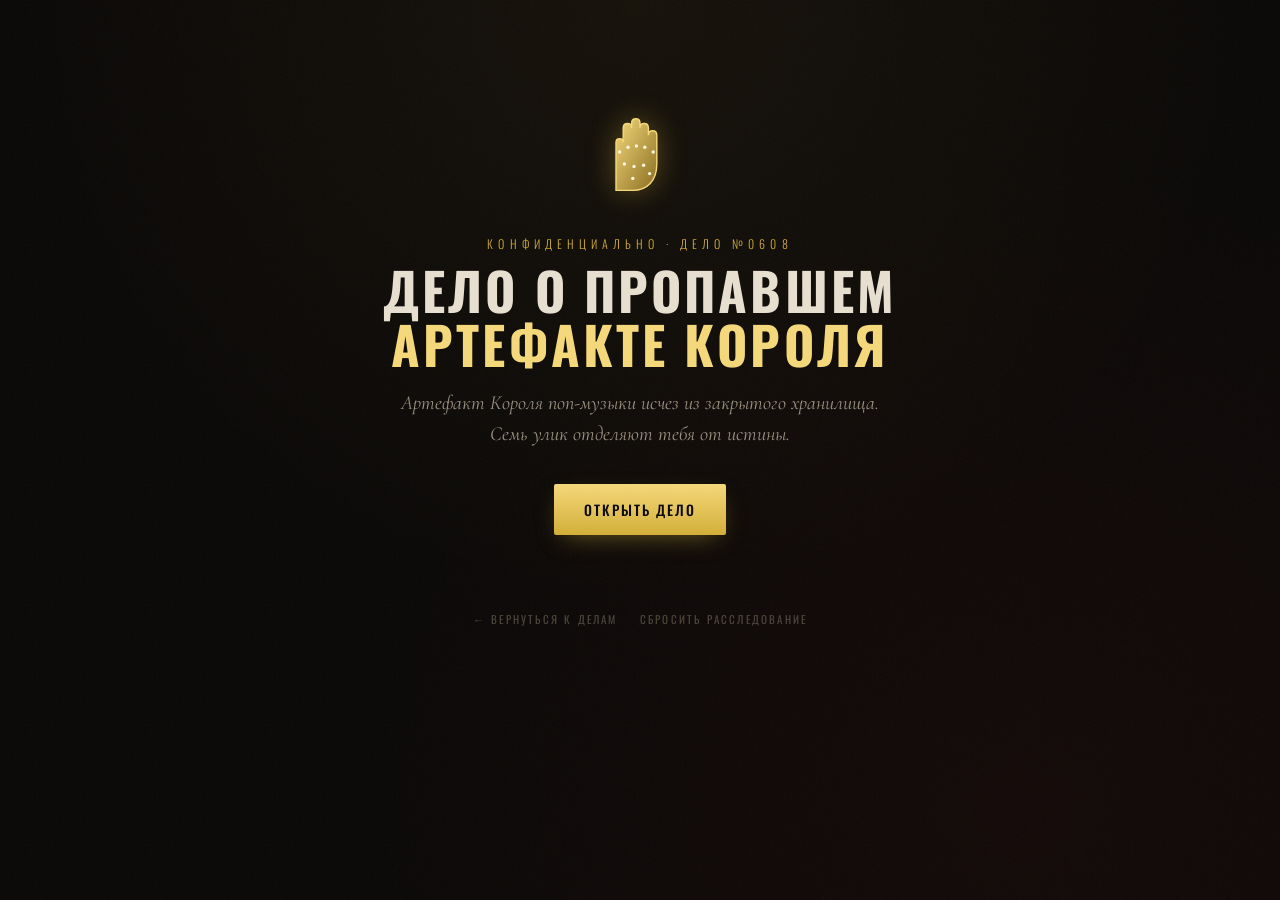
<file: case1.html>
<!DOCTYPE html>
<html lang="ru">
<head>
<meta charset="UTF-8" />
<meta name="viewport" content="width=device-width, initial-scale=1.0" />
<title>Дело о пропавшем артефакте Короля</title>
<link rel="preconnect" href="https://fonts.googleapis.com">
<link rel="preconnect" href="https://fonts.gstatic.com" crossorigin>
<link href="https://fonts.googleapis.com/css2?family=Special+Elite&family=Cormorant+Garamond:ital,wght@0,400;0,600;1,400&family=Oswald:wght@300;500;700&display=swap" rel="stylesheet">
<style>
:root{
  --bg:#0a0807;
  --bg2:#13100d;
  --ink:#e8e0d0;
  --ink-dim:#9a9080;
  --gold:#d4af37;
  --gold-bright:#f5d97a;
  --gold-deep:#8a6d1f;
  --blood:#8b1a1a;
  --blood-bright:#c0392b;
  --paper:#e8ddc4;
  --paper-ink:#241c10;
  --line:#2a2218;
}

*{box-sizing:border-box;margin:0;padding:0}
html,body{height:100%}
body{
  background:
    radial-gradient(circle at 50% 0%, rgba(212,175,55,0.06), transparent 55%),
    radial-gradient(circle at 80% 90%, rgba(139,26,26,0.07), transparent 50%),
    var(--bg);
  color:var(--ink);
  font-family:'Cormorant Garamond', Georgia, serif;
  font-size:18px;
  line-height:1.55;
  min-height:100%;
  overflow-x:hidden;
}

/* subtle film grain */
body::after{
  content:"";
  position:fixed; inset:0; z-index:9999; pointer-events:none;
  opacity:.04;
  background-image:url("data:image/svg+xml,%3Csvg xmlns='http://www.w3.org/2000/svg' width='120' height='120'%3E%3Cfilter id='n'%3E%3CfeTurbulence type='fractalNoise' baseFrequency='0.9' numOctaves='3'/%3E%3C/filter%3E%3Crect width='100%25' height='100%25' filter='url(%23n)'/%3E%3C/svg%3E");
}

.wrap{
  max-width:760px;
  margin:0 auto;
  padding:32px 20px 80px;
  position:relative;
  z-index:1;
}

/* ---------- shared ---------- */
.eyebrow{
  font-family:'Oswald',sans-serif;
  font-weight:300;
  letter-spacing:.42em;
  text-transform:uppercase;
  font-size:12px;
  color:var(--gold);
  margin-bottom:10px;
}
.glove{ filter:drop-shadow(0 0 14px rgba(212,175,55,.35)); }

h1.title{
  font-family:'Oswald',sans-serif;
  font-weight:700;
  text-transform:uppercase;
  letter-spacing:.06em;
  line-height:1.02;
  font-size:clamp(30px,7vw,52px);
  color:var(--ink);
}
h1.title .accent{ color:var(--gold-bright); display:block; }

.screen{ display:none; animation:fadeIn .7s ease both; }
.screen.active{ display:block; }
@keyframes fadeIn{from{opacity:0;transform:translateY(12px)}to{opacity:1;transform:none}}

/* ---------- intro ---------- */
.hero{
  text-align:center;
  padding:48px 0 24px;
}
.hero .glove-mark{ margin:0 auto 26px; width:120px; height:120px; }
.tagline{
  font-style:italic;
  color:var(--ink-dim);
  font-size:20px;
  margin:18px auto 34px;
  max-width:520px;
}

/* typewriter dossier */
.dossier{
  background:linear-gradient(180deg,var(--bg2),#0c0a08);
  border:1px solid var(--line);
  border-left:3px solid var(--blood);
  padding:26px 28px;
  margin:26px 0;
  font-family:'Special Elite',monospace;
  font-size:16px;
  line-height:1.8;
  color:var(--ink);
  box-shadow:0 30px 60px -30px rgba(0,0,0,.8);
  white-space:pre-wrap;
  min-height:60px;
}
.dossier .sig{ color:var(--gold); }

.caret::after{
  content:"▌"; color:var(--gold); animation:blink 1s steps(1) infinite;
}
@keyframes blink{50%{opacity:0}}

/* ---------- buttons & inputs ---------- */
.btn{
  font-family:'Oswald',sans-serif;
  font-weight:500;
  letter-spacing:.14em;
  text-transform:uppercase;
  font-size:14px;
  color:var(--bg);
  background:linear-gradient(180deg,var(--gold-bright),var(--gold));
  border:none;
  padding:15px 30px;
  border-radius:2px;
  cursor:pointer;
  transition:transform .12s ease, box-shadow .25s ease, filter .2s;
  box-shadow:0 8px 26px -10px rgba(212,175,55,.55);
}
.btn:hover{ transform:translateY(-2px); filter:brightness(1.08); }
.btn:active{ transform:translateY(0); }
.btn.ghost{
  background:transparent; color:var(--gold);
  border:1px solid var(--gold-deep); box-shadow:none;
}
.btn.ghost:hover{ background:rgba(212,175,55,.08); }
.btn:disabled{ opacity:.4; cursor:not-allowed; transform:none; }

.field{
  width:100%;
  background:#0d0b09;
  border:1px solid var(--line);
  border-bottom:2px solid var(--gold-deep);
  color:var(--ink);
  font-family:'Cormorant Garamond',serif;
  font-size:20px;
  padding:14px 16px;
  border-radius:2px 2px 0 0;
  outline:none;
  transition:border-color .2s, box-shadow .2s;
}
.field:focus{ border-bottom-color:var(--gold-bright); box-shadow:0 6px 22px -16px var(--gold); }
.field::placeholder{ color:#6a6354; font-style:italic; }

.shake{ animation:shake .42s cubic-bezier(.36,.07,.19,.97); }
@keyframes shake{
  10%,90%{transform:translateX(-2px)} 20%,80%{transform:translateX(4px)}
  30%,50%,70%{transform:translateX(-8px)} 40%,60%{transform:translateX(8px)}
}

.row{ display:flex; gap:12px; flex-wrap:wrap; align-items:center; margin-top:18px; }
.feedback{ margin-top:14px; min-height:24px; font-style:italic; }
.feedback.bad{ color:var(--blood-bright); }
.feedback.good{ color:var(--gold-bright); }

/* ---------- evidence board (progress) ---------- */
.board{
  display:flex; gap:10px; justify-content:center;
  margin:26px 0 6px; flex-wrap:wrap;
}
.pin{
  width:34px; height:34px; border-radius:50%;
  border:1px solid var(--line);
  background:#0d0b09;
  display:grid; place-items:center;
  font-family:'Oswald',sans-serif; font-size:13px; color:var(--ink-dim);
  position:relative; transition:.3s;
}
.pin.done{
  border-color:var(--gold); color:var(--bg);
  background:linear-gradient(180deg,var(--gold-bright),var(--gold));
  box-shadow:0 0 14px -2px var(--gold);
}
.pin.current{ border-color:var(--blood-bright); color:var(--blood-bright); box-shadow:0 0 12px -4px var(--blood-bright); }

/* ---------- clue card ---------- */
.clue-num{
  font-family:'Oswald',sans-serif; letter-spacing:.3em;
  text-transform:uppercase; font-size:12px; color:var(--gold);
  margin-bottom:6px;
}
.clue-title{
  font-family:'Oswald',sans-serif; font-weight:700; text-transform:uppercase;
  letter-spacing:.04em; font-size:clamp(24px,5vw,34px); color:var(--ink);
  margin-bottom:18px;
}
.riddle{
  background:linear-gradient(180deg,#14110d,#0d0b08);
  border:1px solid var(--line);
  padding:24px 26px; border-radius:3px;
  font-size:20px; line-height:1.7; color:var(--ink);
  box-shadow:inset 0 0 60px -40px var(--gold);
  position:relative;
}
.riddle::before{
  content:"“"; position:absolute; top:-18px; left:14px;
  font-size:64px; color:var(--gold-deep); opacity:.5; font-family:Georgia,serif;
}
.phys-tag{
  display:inline-flex; align-items:center; gap:8px;
  font-family:'Oswald',sans-serif; font-size:11px; letter-spacing:.2em;
  text-transform:uppercase; color:var(--blood-bright);
  border:1px solid rgba(192,57,43,.4); border-radius:999px;
  padding:5px 12px; margin-bottom:14px;
}

/* ---------- hints ---------- */
.hint-zone{ margin-top:24px; border-top:1px dashed var(--line); padding-top:18px; }
.hint-lead{ font-family:'Oswald',sans-serif; font-size:12px; letter-spacing:.2em; text-transform:uppercase; color:var(--ink-dim); margin-bottom:12px; }
.minilock{ background:#0d0b09; border:1px solid var(--line); padding:16px 18px; border-radius:3px; }
.minilock p{ font-style:italic; color:var(--ink-dim); margin-bottom:10px; }
.hints{ display:none; }
.hints.open{ display:block; animation:fadeIn .5s ease both; }
.hint{
  background:#0e0c0a; border-left:2px solid var(--gold-deep);
  padding:12px 16px; margin-top:10px; border-radius:0 3px 3px 0;
  color:var(--ink-dim); display:none; animation:fadeIn .4s ease both;
}
.hint.show{ display:block; }
.hint b{ color:var(--gold); }

/* ---------- finale ---------- */
.finale{ text-align:center; padding:30px 0; }
.solved{
  font-family:'Oswald',sans-serif; font-weight:700; text-transform:uppercase;
  letter-spacing:.12em; font-size:clamp(34px,9vw,66px);
  background:linear-gradient(180deg,var(--gold-bright),var(--gold),var(--gold-deep));
  -webkit-background-clip:text; background-clip:text; color:transparent;
  filter:drop-shadow(0 4px 20px rgba(212,175,55,.4));
  animation:pop .8s cubic-bezier(.2,1.4,.4,1) both;
}
@keyframes pop{from{transform:scale(.6);opacity:0}to{transform:scale(1);opacity:1}}
.reveal-box{
  margin-top:30px; background:linear-gradient(180deg,#15110c,#0c0a08);
  border:1px solid var(--gold-deep); border-radius:4px; padding:30px 26px;
  font-size:22px; line-height:1.7; box-shadow:0 0 50px -20px var(--gold);
}
.crown{ font-size:46px; display:block; margin-bottom:10px; }

/* confetti canvas */
#confetti{ position:fixed; inset:0; pointer-events:none; z-index:50; }

/* footer reset */
.reset{ text-align:center; margin-top:46px; }
.reset button{
  background:none; border:none; color:#4a4438; font-family:'Oswald',sans-serif;
  font-size:11px; letter-spacing:.2em; text-transform:uppercase; cursor:pointer;
}
.reset button:hover{ color:var(--blood-bright); }

img.scene{ max-width:100%; border-radius:3px; display:block; margin:0 auto 8px; }

@media (max-width:520px){
  body{font-size:17px}
  .wrap{padding:22px 16px 70px}
  .dossier,.riddle{padding:20px}
}
@media (prefers-reduced-motion:reduce){
  *{animation-duration:.01ms !important; animation-iteration-count:1 !important;}
}
</style>
</head>
<body>
<canvas id="confetti"></canvas>
<div class="wrap">

  <!-- ============ INTRO ============ -->
  <section id="s-intro" class="screen active">
    <div class="hero">
      <svg class="glove-mark glove" viewBox="0 0 100 100" fill="none" xmlns="http://www.w3.org/2000/svg" aria-hidden="true">
        <defs><linearGradient id="g" x1="0" y1="0" x2="1" y2="1">
          <stop offset="0" stop-color="#f5d97a"/><stop offset="1" stop-color="#8a6d1f"/>
        </linearGradient></defs>
        <path d="M30 92 V52 c0-4 6-4 6 0 V40 c0-5 7-5 7 0 V36 c0-5 7-5 7 0 V40 c0-5 7-5 7 0 V46 c0-5 7-5 7 0 V70 c0 14-8 22-20 22 z"
          fill="url(#g)" stroke="#f5d97a" stroke-width="1.2"/>
        <g fill="#fff8e0">
          <circle cx="33" cy="60" r="1.4"/><circle cx="40" cy="56" r="1.4"/><circle cx="47" cy="55" r="1.4"/>
          <circle cx="54" cy="56" r="1.4"/><circle cx="61" cy="60" r="1.4"/><circle cx="37" cy="70" r="1.4"/>
          <circle cx="45" cy="72" r="1.4"/><circle cx="53" cy="71" r="1.4"/><circle cx="58" cy="78" r="1.4"/>
          <circle cx="44" cy="82" r="1.4"/>
        </g>
      </svg>
      <div class="eyebrow">Конфиденциально · Дело №0608</div>
      <h1 class="title">Дело о пропавшем<span class="accent">артефакте Короля</span></h1>
      <p class="tagline">Артефакт Короля поп-музыки исчез из закрытого хранилища. Семь улик отделяют тебя от истины.</p>
      <button class="btn" id="beginBtn">Открыть дело</button>
    </div>
  </section>

  <!-- ============ NAME ============ -->
  <section id="s-name" class="screen">
    <div class="eyebrow">Запись допроса</div>
    <div class="dossier" id="nameIntro"></div>
    <div id="nameForm" style="display:none">
      <label class="hint-lead" for="nameInput">Как к вам обращаться, детектив?</label>
      <input class="field" id="nameInput" placeholder="Ваше имя…" autocomplete="off" />
      <div class="row">
        <button class="btn" id="nameBtn">Подтвердить личность</button>
      </div>
    </div>
  </section>

  <!-- ============ BRIEFING ============ -->
  <section id="s-brief" class="screen">
    <div class="eyebrow">Сообщение от информатора</div>
    <div class="dossier" id="briefText"></div>
    <div class="row" id="briefRow" style="display:none">
      <button class="btn" id="briefBtn">Приступить к расследованию</button>
    </div>
  </section>

  <!-- ============ CLUE (dynamic) ============ -->
  <section id="s-clue" class="screen">
    <div class="board" id="board"></div>
    <div class="clue-num" id="clueNum"></div>
    <div class="clue-title" id="clueTitle"></div>
    <div id="physTag"></div>
    <div class="riddle" id="clueRiddle"></div>

    <div class="row">
      <input class="field" id="answerInput" placeholder="Введите разгадку…" autocomplete="off" style="flex:1;min-width:200px" />
      <button class="btn" id="answerBtn">Проверить</button>
    </div>
    <div class="feedback" id="answerFeedback"></div>

    <div class="hint-zone">
      <div class="hint-lead">Нужна помощь Тени?</div>
      <div class="minilock" id="miniLock">
        <p id="miniQuestion"></p>
        <div class="row">
          <input class="field" id="miniInput" placeholder="Ответ на загадку-ключ…" autocomplete="off" style="flex:1;min-width:180px" />
          <button class="btn ghost" id="miniBtn">Открыть подсказки</button>
        </div>
        <div class="feedback" id="miniFeedback"></div>
      </div>
      <div class="hints" id="hints">
        <div class="hint" id="hint0"></div>
        <div class="hint" id="hint1"></div>
        <div class="hint" id="hint2"></div>
        <div class="row" id="hintMoreRow">
          <button class="btn ghost" id="hintMoreBtn">Ещё подсказка</button>
        </div>
      </div>
    </div>
  </section>

  <!-- ============ FINALE ============ -->
  <section id="s-final" class="screen">
    <div class="finale">
      <div class="eyebrow">Статус дела</div>
      <div class="solved">Дело раскрыто</div>
      <div class="dossier" id="finalText" style="text-align:left;margin-top:26px"></div>
      <div class="row" style="justify-content:center" id="revealRow" style="display:none">
        <button class="btn" id="revealBtn">Узнать, где спрятан артефакт</button>
      </div>
      <div class="reveal-box" id="revealBox" style="display:none">
        <span class="crown">👑</span>
        <div id="revealText"></div>
      </div>
    </div>
  </section>

  <div class="reset">
    <button onclick="window.location.href='index.html'">← Вернуться к делам</button>
    <button id="resetBtn" style="margin-left:18px">Сбросить расследование</button>
  </div>
</div>

<script>
/* =========================================================
   ДАННЫЕ КВЕСТА
   ========================================================= */
const CLUES = [
  {
    title:"Монстр в ночи",
    phys:null,
    riddle:"Я вышел в год, когда мир замер от ужаса, и стал самым продаваемым в истории. Внутри меня девять историй, но помнят одну — про того, кто воет на луну. Назови меня (одним словом, как назван альбом).",
    answers:["thriller","триллер"],
    mini:{ q:"Ключ к подсказкам: как по-английски зовётся существо, что воет на луну и охотится в полнолуние? (одно слово)",
           answers:["werewolf","оборотень","вервольф"] },
    hints:[
      "Этот альбом вышел в год, когда все боялись танцующих мертвецов.",
      "Это самый продаваемый альбом всех времён. Его заглавный клип идёт почти 14 минут.",
      "Восемь букв, начинается на «T». <b>THRILLER</b> — просто введи это слово."
    ]
  },
  {
    title:"Певчая улика",
    phys:"📚 Físическая улика · книжная полка",
    riddle:"Где-то среди твоих миров спрятана история о змеях и тех, кто поёт. На её обложке золотом горит та, что взлетает к свету — совсем как Король парил над сценой. Назови её — золотое создание с крыльями.",
    answers:["птица","bird"],
    mini:{ q:"Ключ к подсказкам: кто встречает рассвет песней и носит перья? (одно слово)",
           answers:["птица","bird"] },
    hints:[
      "Король тоже будто «летал» над сценой — ищи того, кто летает по-настоящему.",
      "Найди на полке книгу, где в названии есть змеи и поющие создания. Загляни внутрь — там может ждать записка.",
      "На обложке золотом горит <b>птица</b>. Введи: птица."
    ]
  },
  {
    title:"Шаг назад",
    phys:null,
    riddle:"Я двигаюсь вперёд, оставаясь на месте. Мир впервые увидел меня в 1983-м на юбилее Motown. Возьми моё английское название (одно слово), убери из него «moon» — и введи то, что осталось.",
    answers:["walk","walk."],
    mini:{ q:"Ключ к подсказкам: как по-английски «Луна»? (одно слово)",
           answers:["moon","луна"] },
    hints:[
      "Это самое знаменитое движение Короля — кажется, что он скользит назад.",
      "Английское название состоит из двух частей: «луна» + «идти».",
      "MOONWALK. Убери MOON — останется <b>WALK</b>."
    ]
  },
  {
    title:"Тайна специй",
    phys:"🌶️ Физическая улика · кухня",
    riddle:"Тень спрятал записку там, где рождается вкус и хранится острота — среди банок и приправ на кухне. Найди её. На записке четыре цифры — цифры начала вашей истории. Введи их.",
    answers:["0608","608","6.08","06.08"],
    mini:{ q:"Ключ к подсказкам: сколько цифр в дате, записанной как «день+месяц» (две и две)?",
           answers:["4","четыре","четыри"] },
    hints:[
      "Иди на кухню, ищи записку там, где стоят специи и приправы.",
      "Эти цифры — важная дата. Не для Короля, а для вас двоих.",
      "Шестое число восьмого месяца. Введи <b>0608</b>."
    ]
  },
  {
    title:"Послание Короля",
    phys:null,
    riddle:"Тень зашифровал слово сдвигом на 3 буквы назад по латинскому алфавиту: «QHYHUODQG». Расшифруй — это название тайного убежища Короля, страны, что не взрослеет.",
    answers:["neverland","неверленд"],
    mini:{ q:"Ключ к подсказкам: какую букву даёт латинская «D», если сдвинуть её на 3 назад?",
           answers:["a","а","эй"] },
    hints:[
      "Каждая буква сдвинута. Юлий Цезарь применял такой шифр.",
      "Сдвигай каждую букву на 3 назад: Q→N, H→E, Y→V…",
      "Это поместье Майкла, страна вечного детства. <b>NEVERLAND</b>."
    ]
  },
  {
    title:"Портал в раме",
    phys:"🖼️ Физическая улика · спальня",
    riddle:"Истина скрыта за тем, что недавно украсило вашу стену в комнате снов. Подойди к картине в спальне и загляни за неё. Там — записка с финальным наставлением. Прочти её и введи слово: куда нужно двигаться, чтобы достичь Короля?",
    answers:["выше","вверх","наверх"],
    mini:{ q:"Ключ к подсказкам: как называется комната, где спят и видят сны? (одно слово)",
           answers:["спальня","спальная","bedroom"] },
    hints:[
      "Что вы совсем недавно повесили на стену в спальне?",
      "Загляни ЗА картину — там спрятана записка от Тени. Следуй её совету.",
      "Король всегда был на вершине. Двигаться нужно <b>выше</b>."
    ]
  },
  {
    title:"Корона на вершине",
    phys:null,
    riddle:"Последняя улика. Все нити сходятся. Назови того, чей артефакт ты искала всё это время — полное имя Короля поп-музыки, имя и фамилию.",
    answers:["майкл джексон","michael jackson","майкл джэксон","michael joseph jackson"],
    mini:{ q:"Ключ к подсказкам: назови инициалы Короля поп-музыки (две буквы).",
           answers:["mj","мдж","м.дж","м дж","мд"] },
    hints:[
      "Король поп-музыки. Перчатка, лунная походка, Неверленд.",
      "Имя и фамилия. Имя начинается на «М», фамилия — на «Дж».",
      "Это <b>Майкл Джексон</b>."
    ]
  }
];

const NAME_INTRO =
`23:58. Хранилище вскрыто. Артефакт Короля поп-музыки исчез — ни следов, ни записи на камерах.
Дело передано вам. Прежде чем мы начнём…`;

function briefText(name){
  return `Детектив ${name}, говорит Тень.

Я — тот, кто знает всё и не доверяет никому. Кроме вас. Перед вами семь улик: каждая — замок, каждая разгадка — ключ к следующей.

Если застрянете — я оставлю наводки. Но за подсказки придётся заплатить смекалкой: сначала решите маленькую загадку-ключ.

Артефакт где-то рядом. Время идёт. Начинаем.

— Тень`;
}

function finalText(name){
  return `Блестящая работа, детектив ${name}.

Семь замков пали. Там, где спотыкались лучшие, вы прошли до конца. Тень редко признаёт чужой талант — но сегодня снимает шляпу.

Артефакт Короля найден. Осталось лишь протянуть руку.`;
}

const REVEAL_TEXT =
`Артефакт ждёт там, где рождаются новые начала — <b>в вашей спальне</b>.<br><br>
Поднимись выше, чем привыкла тянуться: <b>верхняя полка нового шкафа</b>. Тебе понадобится опора под ногами — Король всегда был на вершине.<br><br>
Загляни наверх. Он ждёт тебя. 👑`;

/* =========================================================
   СОСТОЯНИЕ + СОХРАНЕНИЕ
   ========================================================= */
const SAVE_KEY = "mjQuestSave_v1";
let state = loadState();

function loadState(){
  try{
    const raw = localStorage.getItem(SAVE_KEY);
    if(raw) return JSON.parse(raw);
  }catch(e){}
  return { name:"", clueIndex:0, screen:"intro", hintsUnlocked:{}, hintsShown:{} };
}
function save(){
  try{ localStorage.setItem(SAVE_KEY, JSON.stringify(state)); }catch(e){}
}

/* =========================================================
   УТИЛИТЫ
   ========================================================= */
const $ = sel => document.querySelector(sel);
function norm(s){ return (s||"").toLowerCase().replace(/[ё]/g,"е").replace(/[^a-zа-я0-9]/gi,"").trim(); }
function matches(input, answers){
  const n = norm(input);
  return answers.some(a => norm(a) === n);
}
function show(screenId){
  document.querySelectorAll(".screen").forEach(s=>s.classList.remove("active"));
  $("#"+screenId).classList.add("active");
  window.scrollTo({top:0,behavior:"smooth"});
}

/* typewriter */
function typeWriter(el, text, done){
  el.textContent = "";
  el.classList.add("caret");
  let i = 0;
  const speed = 18;
  (function tick(){
    if(i <= text.length){
      el.textContent = text.slice(0,i);
      i++;
      setTimeout(tick, speed);
    } else {
      el.classList.remove("caret");
      if(done) done();
    }
  })();
}

/* =========================================================
   ПРОЛОГ / ИМЯ / БРИФИНГ
   ========================================================= */
$("#beginBtn").onclick = ()=>{
  state.screen="name"; save();
  show("s-name");
  typeWriter($("#nameIntro"), NAME_INTRO, ()=>{ $("#nameForm").style.display="block"; $("#nameInput").focus(); });
};

$("#nameBtn").onclick = submitName;
$("#nameInput").addEventListener("keydown",e=>{ if(e.key==="Enter") submitName(); });
function submitName(){
  const v = $("#nameInput").value.trim();
  if(!v){ $("#nameInput").classList.add("shake"); setTimeout(()=>$("#nameInput").classList.remove("shake"),450); return; }
  state.name = v; state.screen="brief"; save();
  goBrief();
}
function goBrief(){
  show("s-brief");
  typeWriter($("#briefText"), briefText(state.name), ()=>{ $("#briefRow").style.display="flex"; });
}
$("#briefBtn").onclick = ()=>{ state.screen="clue"; save(); renderClue(); };

/* =========================================================
   ОТРИСОВКА УЛИКИ
   ========================================================= */
function renderBoard(){
  const b = $("#board"); b.innerHTML="";
  CLUES.forEach((c,i)=>{
    const p=document.createElement("div");
    p.className="pin"+(i<state.clueIndex?" done":"")+(i===state.clueIndex?" current":"");
    p.textContent = i<state.clueIndex ? "✓" : (i+1);
    p.title = "Улика "+(i+1);
    b.appendChild(p);
  });
}

function renderClue(){
  if(state.clueIndex >= CLUES.length){ goFinal(); return; }
  show("s-clue");
  const c = CLUES[state.clueIndex];
  renderBoard();
  $("#clueNum").textContent = "Улика "+(state.clueIndex+1)+" из "+CLUES.length;
  $("#clueTitle").textContent = c.title;
  $("#physTag").innerHTML = c.phys ? `<span class="phys-tag">${c.phys}</span>` : "";
  $("#clueRiddle").textContent = c.riddle;

  // reset inputs
  $("#answerInput").value=""; $("#answerFeedback").textContent=""; $("#answerFeedback").className="feedback";
  $("#miniInput").value=""; $("#miniFeedback").textContent=""; $("#miniFeedback").className="feedback";
  $("#miniQuestion").textContent = c.mini.q;

  // hint state for this clue
  const idx = state.clueIndex;
  const unlocked = state.hintsUnlocked[idx];
  const shown = state.hintsShown[idx] || 0;
  $("#miniLock").style.display = unlocked ? "none" : "block";
  $("#hints").classList.toggle("open", !!unlocked);
  renderHints(idx, shown);

  $("#answerInput").focus();
}

function renderHints(idx, shown){
  const c = CLUES[idx];
  [0,1,2].forEach(i=>{
    const h=$("#hint"+i);
    h.innerHTML = `<b>Подсказка ${i+1}.</b> ${c.hints[i]}`;
    h.classList.toggle("show", i < shown);
  });
  $("#hintMoreRow").style.display = shown >= 3 ? "none" : "flex";
}

/* проверка основного ответа */
$("#answerBtn").onclick = submitAnswer;
$("#answerInput").addEventListener("keydown",e=>{ if(e.key==="Enter") submitAnswer(); });
function submitAnswer(){
  const c = CLUES[state.clueIndex];
  const val = $("#answerInput").value;
  const fb = $("#answerFeedback");
  if(matches(val, c.answers)){
    fb.textContent = "Улика раскрыта. Тень доволен."; fb.className="feedback good";
    state.clueIndex++; save();
    setTimeout(renderClue, 900);
  } else {
    fb.textContent = "Не то, детектив. След остыл — попробуй снова."; fb.className="feedback bad";
    const inp=$("#answerInput"); inp.classList.add("shake"); setTimeout(()=>inp.classList.remove("shake"),450);
  }
}

/* мини-загадка для доступа к подсказкам */
$("#miniBtn").onclick = submitMini;
$("#miniInput").addEventListener("keydown",e=>{ if(e.key==="Enter") submitMini(); });
function submitMini(){
  const c = CLUES[state.clueIndex];
  const val = $("#miniInput").value;
  const fb = $("#miniFeedback");
  if(matches(val, c.mini.answers)){
    state.hintsUnlocked[state.clueIndex] = true;
    if(!state.hintsShown[state.clueIndex]) state.hintsShown[state.clueIndex] = 1;
    save();
    $("#miniLock").style.display="none";
    $("#hints").classList.add("open");
    renderHints(state.clueIndex, state.hintsShown[state.clueIndex]);
  } else {
    fb.textContent = "Ключ не подошёл. Подумай ещё."; fb.className="feedback bad";
    const inp=$("#miniInput"); inp.classList.add("shake"); setTimeout(()=>inp.classList.remove("shake"),450);
  }
}

/* открыть следующую подсказку */
$("#hintMoreBtn").onclick = ()=>{
  const idx=state.clueIndex;
  let shown = state.hintsShown[idx]||1;
  shown = Math.min(3, shown+1);
  state.hintsShown[idx]=shown; save();
  renderHints(idx, shown);
};

/* =========================================================
   ФИНАЛ
   ========================================================= */
function goFinal(){
  state.screen="final"; save();
  show("s-final");
  $("#revealBox").style.display="none";
  typeWriter($("#finalText"), finalText(state.name), ()=>{ $("#revealRow").style.display="flex"; });
  launchConfetti();
}
$("#revealBtn").onclick = ()=>{
  $("#revealText").innerHTML = REVEAL_TEXT;
  $("#revealBox").style.display="block";
  $("#revealBox").scrollIntoView({behavior:"smooth"});
  launchConfetti();
};

/* =========================================================
   КОНФЕТТИ
   ========================================================= */
let confettiPieces=[], confettiRAF=null;
function launchConfetti(){
  const cv=$("#confetti"), ctx=cv.getContext("2d");
  cv.width=innerWidth; cv.height=innerHeight;
  const colors=["#d4af37","#f5d97a","#8b1a1a","#e8e0d0","#c0392b"];
  confettiPieces=[];
  for(let i=0;i<140;i++){
    confettiPieces.push({
      x:Math.random()*cv.width, y:-20-Math.random()*cv.height*0.5,
      r:4+Math.random()*6, c:colors[i%colors.length],
      vy:2+Math.random()*4, vx:-2+Math.random()*4,
      rot:Math.random()*6, vrot:-0.2+Math.random()*0.4
    });
  }
  let frames=0;
  cancelAnimationFrame(confettiRAF);
  (function draw(){
    ctx.clearRect(0,0,cv.width,cv.height);
    confettiPieces.forEach(p=>{
      p.x+=p.vx; p.y+=p.vy; p.rot+=p.vrot;
      ctx.save(); ctx.translate(p.x,p.y); ctx.rotate(p.rot);
      ctx.fillStyle=p.c; ctx.fillRect(-p.r/2,-p.r/2,p.r,p.r*0.6); ctx.restore();
    });
    frames++;
    if(frames<260){ confettiRAF=requestAnimationFrame(draw); }
    else ctx.clearRect(0,0,cv.width,cv.height);
  })();
}
addEventListener("resize",()=>{ const cv=$("#confetti"); cv.width=innerWidth; cv.height=innerHeight; });

/* =========================================================
   СБРОС
   ========================================================= */
$("#resetBtn").onclick = ()=>{
  if(confirm("Сбросить весь прогресс расследования? Это нельзя отменить.")){
    localStorage.removeItem(SAVE_KEY);
    state = loadState();
    location.reload();
  }
};

/* =========================================================
   ВОССТАНОВЛЕНИЕ ПРОГРЕССА ПРИ ЗАГРУЗКЕ
   ========================================================= */
(function restore(){
  if(!state.name && state.screen!=="name"){ show("s-intro"); return; }
  switch(state.screen){
    case "name":
      show("s-name");
      $("#nameIntro").textContent = NAME_INTRO;
      $("#nameForm").style.display="block";
      break;
    case "brief":
      show("s-brief");
      $("#briefText").textContent = briefText(state.name);
      $("#briefRow").style.display="flex";
      break;
    case "clue":
      renderClue();
      break;
    case "final":
      show("s-final");
      $("#finalText").textContent = finalText(state.name);
      $("#revealRow").style.display="flex";
      break;
    default:
      show("s-intro");
  }
})();
</script>
</body>
</html>
</file>
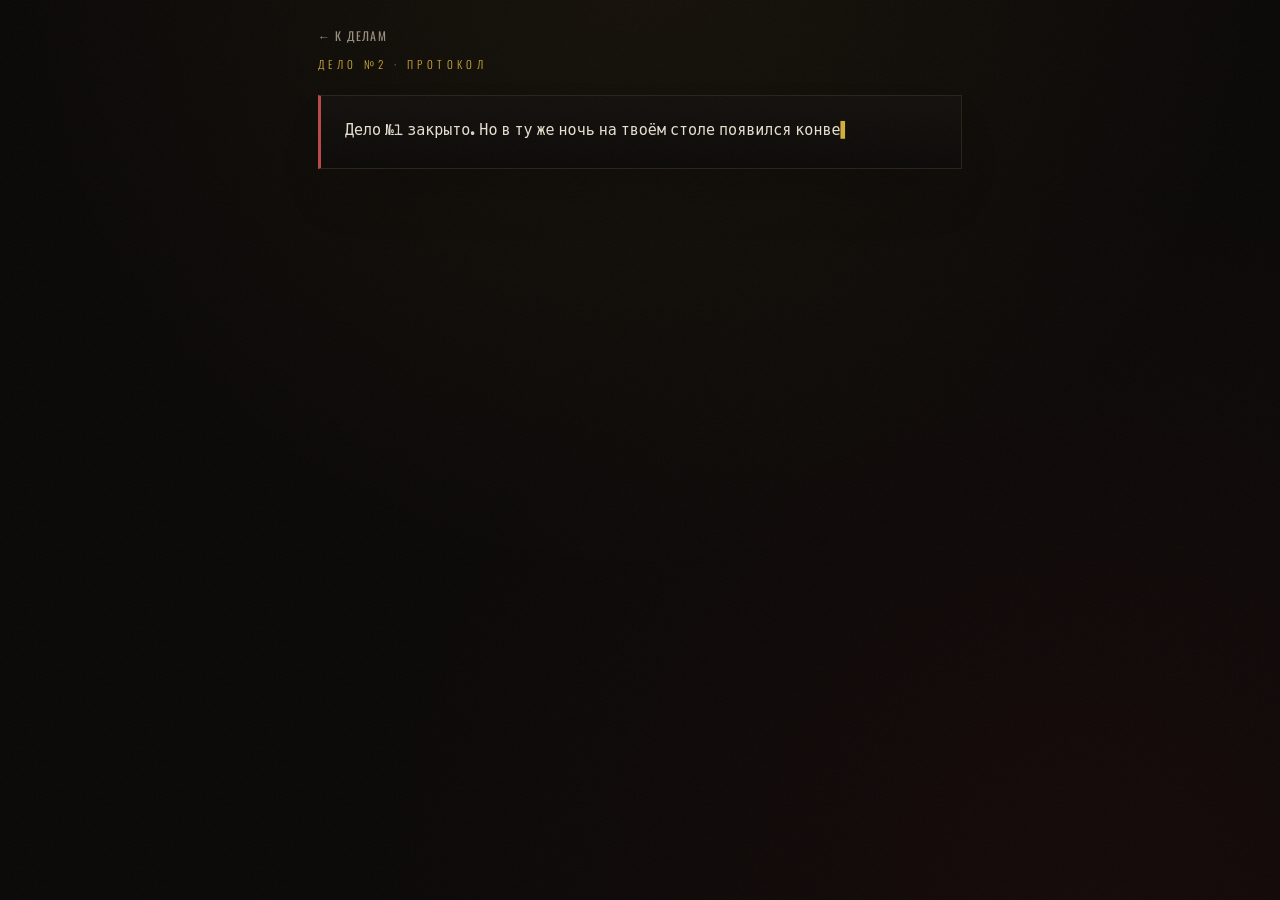
<file: case2.html>
<!DOCTYPE html>
<html lang="ru">
<head>
<meta charset="UTF-8" />
<meta name="viewport" content="width=device-width, initial-scale=1.0, maximum-scale=1.0, user-scalable=no" />
<title>Детективное агентство · Дела Короля</title>
<link rel="preconnect" href="https://fonts.googleapis.com">
<link rel="preconnect" href="https://fonts.gstatic.com" crossorigin>
<link href="https://fonts.googleapis.com/css2?family=Special+Elite&family=Cormorant+Garamond:ital,wght@0,400;0,600;1,400;1,600&family=Oswald:wght@300;500;700&family=Caveat:wght@500;700&display=swap" rel="stylesheet">
<style>
:root{
  --bg:#0a0807;
  --bg2:#13100d;
  --bg3:#181410;
  --ink:#e8e0d0;
  --ink-dim:#9a9080;
  --gold:#d4af37;
  --gold-bright:#f5d97a;
  --gold-deep:#8a6d1f;
  --blood:#8b1a1a;
  --blood-bright:#c0392b;
  --maestro:#b94a4a;        /* голос Маэстро */
  --maestro-deep:#7c1d1d;
  --line:#2a2218;
  --case1:#d4af37;          /* нить дела 1 — золото */
  --case2:#b94a4a;          /* нить дела 2 — бордо */
}
*{box-sizing:border-box;margin:0;padding:0;-webkit-tap-highlight-color:transparent}
html,body{height:100%}
body{
  background:
    radial-gradient(circle at 50% -5%, rgba(212,175,55,.06), transparent 55%),
    radial-gradient(circle at 85% 100%, rgba(139,26,26,.08), transparent 50%),
    var(--bg);
  color:var(--ink);
  font-family:'Cormorant Garamond',Georgia,serif;
  font-size:18px;line-height:1.55;min-height:100%;
  overflow-x:hidden;
}
body::after{
  content:"";position:fixed;inset:0;z-index:9999;pointer-events:none;opacity:.04;
  background-image:url("data:image/svg+xml,%3Csvg xmlns='http://www.w3.org/2000/svg' width='120' height='120'%3E%3Cfilter id='n'%3E%3CfeTurbulence type='fractalNoise' baseFrequency='0.9' numOctaves='3'/%3E%3C/filter%3E%3Crect width='100%25' height='100%25' filter='url(%23n)'/%3E%3C/svg%3E");
}
.wrap{max-width:680px;margin:0 auto;padding:22px 18px 120px;position:relative;z-index:1}

/* ---------- typography helpers ---------- */
.eyebrow{font-family:'Oswald',sans-serif;font-weight:300;letter-spacing:.4em;text-transform:uppercase;font-size:11px;color:var(--gold);margin-bottom:10px}
h1.title{font-family:'Oswald',sans-serif;font-weight:700;text-transform:uppercase;letter-spacing:.05em;line-height:1.04;font-size:clamp(26px,7vw,44px);color:var(--ink)}
h1.title .accent{color:var(--gold-bright);display:block}

/* ---------- screens ---------- */
.screen{display:none;animation:fadeIn .6s ease both}
.screen.active{display:block}
@keyframes fadeIn{from{opacity:0;transform:translateY(10px)}to{opacity:1;transform:none}}

/* ---------- buttons ---------- */
.btn{font-family:'Oswald',sans-serif;font-weight:500;letter-spacing:.12em;text-transform:uppercase;font-size:14px;
  color:var(--bg);background:linear-gradient(180deg,var(--gold-bright),var(--gold));border:none;
  padding:15px 26px;border-radius:3px;cursor:pointer;transition:transform .12s,filter .2s,box-shadow .25s;
  box-shadow:0 8px 24px -10px rgba(212,175,55,.5)}
.btn:hover{transform:translateY(-2px);filter:brightness(1.08)}
.btn:active{transform:translateY(0)}
.btn:disabled{opacity:.4;cursor:not-allowed;transform:none}
.btn.ghost{background:transparent;color:var(--gold);border:1px solid var(--gold-deep);box-shadow:none}
.btn.ghost:hover{background:rgba(212,175,55,.08)}
.btn.maestro{background:linear-gradient(180deg,var(--maestro),var(--maestro-deep));color:#f3e7e0;box-shadow:0 8px 24px -10px rgba(185,74,74,.5)}
.btn.block{display:block;width:100%}
.btn.sm{padding:10px 16px;font-size:12px}

/* ---------- inputs ---------- */
.field{width:100%;background:#0d0b09;border:1px solid var(--line);border-bottom:2px solid var(--gold-deep);
  color:var(--ink);font-family:'Cormorant Garamond',serif;font-size:19px;padding:13px 15px;border-radius:3px 3px 0 0;outline:none;
  transition:border-color .2s,box-shadow .2s}
.field:focus{border-bottom-color:var(--gold-bright);box-shadow:0 6px 22px -16px var(--gold)}
.field::placeholder{color:#6a6354;font-style:italic}
.shake{animation:shake .42s cubic-bezier(.36,.07,.19,.97)}
@keyframes shake{10%,90%{transform:translateX(-2px)}20%,80%{transform:translateX(4px)}30%,50%,70%{transform:translateX(-8px)}40%,60%{transform:translateX(8px)}}
.row{display:flex;gap:10px;flex-wrap:wrap;align-items:center;margin-top:16px}
.feedback{margin-top:12px;min-height:22px;font-style:italic}
.feedback.bad{color:var(--blood-bright)}
.feedback.good{color:var(--gold-bright)}

/* ---------- typewriter dossier ---------- */
.dossier{background:linear-gradient(180deg,var(--bg2),#0c0a08);border:1px solid var(--line);border-left:3px solid var(--blood);
  padding:22px 24px;margin:22px 0;font-family:'Special Elite',monospace;font-size:15px;line-height:1.85;color:var(--ink);
  box-shadow:0 30px 60px -30px rgba(0,0,0,.8);white-space:pre-wrap;min-height:48px}
.dossier.maestro{border-left-color:var(--maestro)}
.caret::after{content:"▌";color:var(--gold);animation:blink 1s steps(1) infinite}
@keyframes blink{50%{opacity:0}}

/* ============ HUB ============ */
.hub-head{text-align:center;padding:30px 0 10px}
.glove-mark{width:84px;height:84px;margin:0 auto 18px;filter:drop-shadow(0 0 14px rgba(212,175,55,.35))}
.hub-sub{font-style:italic;color:var(--ink-dim);margin-top:10px}
.case-list{margin-top:28px;display:flex;flex-direction:column;gap:16px}
.case-card{position:relative;border:1px solid var(--line);border-radius:5px;overflow:hidden;
  background:linear-gradient(180deg,#15110d,#0d0b08);padding:22px 22px 20px;cursor:pointer;
  transition:transform .14s,box-shadow .25s,border-color .25s}
.case-card:hover{transform:translateY(-2px);border-color:var(--gold-deep);box-shadow:0 18px 40px -22px rgba(0,0,0,.9)}
.case-card .thread{position:absolute;top:0;left:0;width:4px;height:100%}
.case-card[data-case="1"] .thread{background:linear-gradient(180deg,var(--case1),transparent)}
.case-card[data-case="2"] .thread{background:linear-gradient(180deg,var(--case2),transparent)}
.case-card .cnum{font-family:'Oswald',sans-serif;font-size:12px;letter-spacing:.3em;text-transform:uppercase;color:var(--ink-dim)}
.case-card .cname{font-family:'Oswald',sans-serif;font-weight:700;text-transform:uppercase;font-size:22px;letter-spacing:.03em;margin:4px 0 8px;color:var(--ink)}
.case-card .cdesc{font-size:16px;color:var(--ink-dim);line-height:1.5}
.case-card .cmeta{margin-top:14px;display:flex;align-items:center;gap:10px;flex-wrap:wrap}

/* stamps */
.stamp{font-family:'Oswald',sans-serif;font-weight:700;letter-spacing:.12em;text-transform:uppercase;font-size:12px;
  padding:5px 12px;border-radius:3px;border:2px solid;transform:rotate(-4deg)}
.stamp.solved{color:var(--blood-bright);border-color:var(--blood-bright);background:rgba(192,57,43,.08)}
.stamp.active{color:var(--gold);border-color:var(--gold);background:rgba(212,175,55,.08)}
.badge-new{font-family:'Oswald',sans-serif;font-weight:700;font-size:11px;letter-spacing:.18em;text-transform:uppercase;
  color:#fff;background:var(--maestro);padding:4px 10px;border-radius:999px;animation:pulse 1.6s ease-in-out infinite}
@keyframes pulse{0%,100%{box-shadow:0 0 0 0 rgba(185,74,74,.5)}50%{box-shadow:0 0 0 7px rgba(185,74,74,0)}}
.progress-dots{display:flex;gap:5px;margin-top:4px}
.progress-dots i{width:8px;height:8px;border-radius:50%;background:#2a2218;display:inline-block}
.progress-dots i.on{background:var(--case2)}

/* ============ CRIME SCENE ============ */
.cs-grid{display:grid;grid-template-columns:1fr 1fr;gap:12px;margin-top:20px}
.cs-obj{border:1px solid var(--line);border-radius:5px;background:linear-gradient(180deg,#14110d,#0d0b08);
  padding:18px 14px;text-align:center;cursor:pointer;transition:transform .12s,border-color .2s}
.cs-obj:hover{transform:translateY(-2px);border-color:var(--gold-deep)}
.cs-obj .ico{font-size:30px;display:block;margin-bottom:8px}
.cs-obj .nm{font-family:'Oswald',sans-serif;font-size:13px;letter-spacing:.05em;text-transform:uppercase;color:var(--ink)}
.cs-obj.seen{opacity:.6}

/* ============ CLUE ============ */
.board{display:flex;gap:7px;justify-content:center;margin:18px 0 4px;flex-wrap:wrap}
.pin{width:30px;height:30px;border-radius:50%;border:1px solid var(--line);background:#0d0b09;display:grid;place-items:center;
  font-family:'Oswald',sans-serif;font-size:12px;color:var(--ink-dim);transition:.3s}
.pin.done{border-color:var(--maestro);color:var(--bg);background:linear-gradient(180deg,#d98a8a,var(--maestro));box-shadow:0 0 12px -2px var(--maestro)}
.pin.current{border-color:var(--gold);color:var(--gold);box-shadow:0 0 10px -3px var(--gold)}
.clue-num{font-family:'Oswald',sans-serif;letter-spacing:.28em;text-transform:uppercase;font-size:11px;color:var(--maestro);margin-bottom:6px}
.clue-title{font-family:'Oswald',sans-serif;font-weight:700;text-transform:uppercase;letter-spacing:.03em;font-size:clamp(22px,5vw,30px);color:var(--ink);margin-bottom:16px}
.riddle{background:linear-gradient(180deg,#14110d,#0d0b08);border:1px solid var(--line);padding:22px 22px;border-radius:4px;
  font-size:19px;line-height:1.7;color:var(--ink);position:relative;white-space:pre-wrap}
.riddle.voice{border-left:3px solid var(--maestro)}
.phys-tag{display:inline-flex;align-items:center;gap:7px;font-family:'Oswald',sans-serif;font-size:11px;letter-spacing:.16em;
  text-transform:uppercase;color:var(--maestro);border:1px solid rgba(185,74,74,.4);border-radius:999px;padding:5px 12px;margin-bottom:12px}
.morse-line{font-family:'Oswald',sans-serif;font-size:26px;letter-spacing:.18em;text-align:center;color:var(--gold-bright);padding:14px 0;margin:6px 0;border-top:1px dashed var(--line);border-bottom:1px dashed var(--line)}

/* micro-riddles (clue 1) */
.micro-wrap{margin-top:16px;display:flex;flex-direction:column;gap:12px}
.micro{border:1px solid var(--line);border-radius:5px;background:#0d0b09;padding:14px 16px}
.micro.solved{border-color:var(--gold-deep);background:linear-gradient(180deg,rgba(212,175,55,.06),transparent)}
.micro .msym{font-size:24px;color:var(--gold-bright);float:right;margin-left:10px}
.micro .mq{font-size:16px;color:var(--ink-dim);line-height:1.5;margin-bottom:8px}
.micro .mrow{display:flex;gap:8px}
.micro .mres{font-family:'Oswald',sans-serif;letter-spacing:.1em;color:var(--gold-bright);margin-top:8px;font-size:14px;display:none}
.micro.solved .mres{display:block}
.micro.solved .mq,.micro.solved .mrow{opacity:.45}
.symbol-decoder{display:flex;justify-content:center;gap:10px;margin:14px 0;flex-wrap:wrap}
.sd{display:flex;flex-direction:column;align-items:center;gap:4px;min-width:38px}
.sd .s{font-size:24px;color:var(--ink-dim)}
.sd .l{font-family:'Oswald',sans-serif;font-weight:700;font-size:18px;color:#3a3228}
.sd.open .s{color:var(--gold-bright)}
.sd.open .l{color:var(--gold-bright)}

/* hints */
.hint-zone{margin-top:22px;border-top:1px dashed var(--line);padding-top:16px}
.hint-lead{font-family:'Oswald',sans-serif;font-size:12px;letter-spacing:.18em;text-transform:uppercase;color:var(--ink-dim);margin-bottom:10px}
.minilock{background:#0d0b09;border:1px solid var(--line);padding:14px 16px;border-radius:4px}
.minilock p{font-style:italic;color:var(--ink-dim);margin-bottom:10px}
.hints{display:none}.hints.open{display:block;animation:fadeIn .4s ease both}
.hint{background:#0e0c0a;border-left:2px solid var(--gold-deep);padding:11px 14px;margin-top:9px;border-radius:0 4px 4px 0;color:var(--ink-dim);display:none;animation:fadeIn .35s ease both}
.hint.show{display:block}

/* ============ DOSSIER (modal) ============ */
.overlay{position:fixed;inset:0;background:rgba(5,4,3,.86);backdrop-filter:blur(3px);z-index:200;display:none;
  animation:fadeIn .3s ease both;overflow-y:auto;padding:20px 14px 40px}
.overlay.open{display:block}
.sheet-modal{max-width:640px;margin:0 auto;background:linear-gradient(180deg,#15110d,#0c0a08);border:1px solid var(--line);border-radius:8px;padding:22px 20px 28px;position:relative}
.modal-close{position:absolute;top:12px;right:14px;background:none;border:none;color:var(--ink-dim);font-size:26px;cursor:pointer;line-height:1}
.modal-close:hover{color:var(--gold)}
.tabs{display:flex;gap:8px;margin:8px 0 18px;flex-wrap:wrap}
.tab{font-family:'Oswald',sans-serif;font-size:12px;letter-spacing:.1em;text-transform:uppercase;color:var(--ink-dim);
  border:1px solid var(--line);background:#0d0b09;padding:8px 14px;border-radius:999px;cursor:pointer}
.tab.active{color:var(--bg);background:linear-gradient(180deg,var(--gold-bright),var(--gold));border-color:transparent}
.ev-grid{display:grid;grid-template-columns:1fr 1fr;gap:10px}
.ev-card{border:1px solid var(--line);border-radius:6px;background:#0d0b09;padding:14px 12px;text-align:center;cursor:pointer;transition:transform .12s,border-color .2s}
.ev-card:hover{transform:translateY(-2px);border-color:var(--gold-deep)}
.ev-card .ei{font-size:28px;display:block;margin-bottom:6px}
.ev-card .en{font-family:'Oswald',sans-serif;font-size:12px;letter-spacing:.04em;text-transform:uppercase;color:var(--ink)}
.ev-card.locked{opacity:.4;cursor:default}
.ev-card.locked .ei{filter:grayscale(1)}
.ev-empty{grid-column:1/-1;text-align:center;color:var(--ink-dim);font-style:italic;padding:30px 10px}

/* evidence detail (second-level modal) */
.ev-detail{position:fixed;inset:0;background:rgba(5,4,3,.92);z-index:210;display:none;place-items:center;padding:24px;animation:fadeIn .25s ease both}
.ev-detail.open{display:grid}
.ev-detail-card{max-width:380px;width:100%;background:linear-gradient(180deg,#1a1510,#0c0a08);border:1px solid var(--gold-deep);border-radius:10px;padding:28px 24px;text-align:center;box-shadow:0 0 50px -16px var(--gold);animation:pop .4s cubic-bezier(.2,1.3,.4,1) both}
@keyframes pop{from{transform:scale(.8);opacity:0}to{transform:scale(1);opacity:1}}
.ev-detail-card .big{font-size:60px;margin-bottom:10px}
.ev-detail-card h3{font-family:'Oswald',sans-serif;font-weight:700;text-transform:uppercase;letter-spacing:.04em;font-size:24px;color:var(--gold-bright);margin-bottom:10px}
.ev-detail-card .meta{font-family:'Oswald',sans-serif;font-size:11px;letter-spacing:.16em;text-transform:uppercase;color:var(--ink-dim);margin-bottom:14px}
.ev-detail-card p{color:var(--ink);line-height:1.6;font-size:17px}
.ev-detail-card .solved-by{margin-top:16px;font-style:italic;color:var(--gold);font-size:15px}

/* ============ NOTES (modal) ============ */
.notes-area{width:100%;min-height:240px;background:#0d0b09;border:1px solid var(--line);border-radius:6px;color:var(--ink);
  font-family:'Caveat',cursive;font-size:22px;line-height:1.5;padding:16px;outline:none;resize:vertical}
.notes-area:focus{border-color:var(--gold-deep)}
.notes-hint{font-style:italic;color:var(--ink-dim);font-size:14px;margin-top:8px}

/* ============ TOAST (evidence added) ============ */
.toast{position:fixed;left:50%;bottom:88px;transform:translateX(-50%) translateY(20px);z-index:300;
  background:linear-gradient(180deg,#1a1510,#0c0a08);border:1px solid var(--gold-deep);border-radius:8px;
  padding:14px 18px;display:flex;align-items:center;gap:12px;cursor:pointer;opacity:0;pointer-events:none;
  box-shadow:0 14px 40px -14px rgba(0,0,0,.9);max-width:90vw;transition:opacity .35s,transform .35s}
.toast.show{opacity:1;transform:translateX(-50%) translateY(0);pointer-events:auto}
.toast .ti{font-size:26px}
.toast .tt{font-family:'Oswald',sans-serif;font-size:12px;letter-spacing:.06em;text-transform:uppercase;color:var(--gold-bright)}
.toast .ts{font-size:15px;color:var(--ink)}

/* ============ BOTTOM BAR ============ */
.bottombar{position:fixed;left:0;right:0;bottom:0;z-index:120;background:linear-gradient(0deg,#0a0807,rgba(10,8,7,.92));
  border-top:1px solid var(--line);backdrop-filter:blur(6px);display:none}
.bottombar.show{display:block}
.bb-inner{max-width:680px;margin:0 auto;display:flex;gap:8px;padding:10px 14px}
.bb-btn{flex:1;background:none;border:1px solid var(--line);border-radius:6px;color:var(--ink-dim);
  font-family:'Oswald',sans-serif;font-size:11px;letter-spacing:.08em;text-transform:uppercase;padding:10px 6px;cursor:pointer;
  display:flex;flex-direction:column;align-items:center;gap:4px;transition:.2s}
.bb-btn:hover{color:var(--gold);border-color:var(--gold-deep)}
.bb-btn .bi{font-size:18px}

/* finale */
.finale{text-align:center;padding:24px 0}
.solved-banner{font-family:'Oswald',sans-serif;font-weight:700;text-transform:uppercase;letter-spacing:.1em;font-size:clamp(30px,8vw,56px);
  background:linear-gradient(180deg,var(--gold-bright),var(--gold),var(--gold-deep));-webkit-background-clip:text;background-clip:text;color:transparent;
  filter:drop-shadow(0 4px 20px rgba(212,175,55,.4));animation:pop .8s cubic-bezier(.2,1.4,.4,1) both}
.reveal-box{margin-top:26px;background:linear-gradient(180deg,#15110c,#0c0a08);border:1px solid var(--gold-deep);border-radius:6px;
  padding:26px 22px;font-size:20px;line-height:1.7;box-shadow:0 0 50px -20px var(--gold)}
.crown{font-size:42px;display:block;margin-bottom:8px}

#confetti{position:fixed;inset:0;pointer-events:none;z-index:250}

/* back link */
.backlink{display:inline-flex;align-items:center;gap:6px;font-family:'Oswald',sans-serif;font-size:12px;letter-spacing:.1em;
  text-transform:uppercase;color:var(--ink-dim);background:none;border:none;cursor:pointer;margin-bottom:8px;padding:4px 0}
.backlink:hover{color:var(--gold)}

.reset{text-align:center;margin-top:40px}
.reset button{background:none;border:none;color:#4a4438;font-family:'Oswald',sans-serif;font-size:11px;letter-spacing:.2em;text-transform:uppercase;cursor:pointer}
.reset button:hover{color:var(--blood-bright)}

@media (max-width:480px){
  body{font-size:17px}
  .wrap{padding:18px 14px 120px}
  .ev-grid,.cs-grid{grid-template-columns:1fr 1fr}
}
@media (prefers-reduced-motion:reduce){*{animation-duration:.01ms !important;animation-iteration-count:1 !important}}
</style>
</head>
<body>
<canvas id="confetti"></canvas>

<div class="wrap">

  <!-- ============ HUB ============ -->
  <section id="s-hub" class="screen active">
    <div class="hub-head">
      <svg class="glove-mark" viewBox="0 0 100 100" xmlns="http://www.w3.org/2000/svg" aria-hidden="true">
        <defs><linearGradient id="g" x1="0" y1="0" x2="1" y2="1"><stop offset="0" stop-color="#f5d97a"/><stop offset="1" stop-color="#8a6d1f"/></linearGradient></defs>
        <path d="M30 92 V52 c0-4 6-4 6 0 V40 c0-5 7-5 7 0 V36 c0-5 7-5 7 0 V40 c0-5 7-5 7 0 V46 c0-5 7-5 7 0 V70 c0 14-8 22-20 22 z" fill="url(#g)" stroke="#f5d97a" stroke-width="1.2"/>
        <g fill="#fff8e0"><circle cx="33" cy="60" r="1.4"/><circle cx="40" cy="56" r="1.4"/><circle cx="47" cy="55" r="1.4"/><circle cx="54" cy="56" r="1.4"/><circle cx="61" cy="60" r="1.4"/><circle cx="37" cy="70" r="1.4"/><circle cx="45" cy="72" r="1.4"/><circle cx="53" cy="71" r="1.4"/></g>
      </svg>
      <div class="eyebrow">Детективное агентство</div>
      <h1 class="title">Дела <span class="accent">Короля</span></h1>
      <p class="hub-sub">Выберите дело, детектив.</p>
    </div>
    <div class="case-list" id="caseList"></div>
    <div class="reset"><button id="resetBtn">Сбросить всё расследование</button></div>
  </section>

  <!-- ============ CASE 1 ARCHIVE ============ -->
  <section id="s-case1" class="screen">
    <button class="backlink" data-back="hub">← к делам</button>
    <div class="eyebrow">Дело №1 · Архив</div>
    <h1 class="title">Артефакт <span class="accent">Короля</span></h1>
    <div class="dossier" id="case1Summary"></div>
    <div class="row">
      <button class="btn ghost" id="case1Evidence">Улики дела</button>
      <button class="btn ghost" id="case1Replay">Сыграть заново</button>
    </div>
  </section>

  <!-- ============ CASE 2: NAME ============ -->
  <section id="s-c2name" class="screen">
    <button class="backlink" data-back="hub">← к делам</button>
    <div class="eyebrow">Дело №2 · Протокол</div>
    <div class="dossier maestro" id="c2nameIntro"></div>
    <div id="c2nameForm" style="display:none">
      <label class="hint-lead" for="c2nameInput">Назовитесь, детектив</label>
      <input class="field" id="c2nameInput" placeholder="Ваше имя…" autocomplete="off"/>
      <div class="row"><button class="btn" id="c2nameBtn">Открыть дело</button></div>
    </div>
  </section>

  <!-- ============ CASE 2: BRIEF ============ -->
  <section id="s-c2brief" class="screen">
    <div class="eyebrow">Сообщение от Маэстро</div>
    <div class="dossier maestro" id="c2briefText"></div>
    <div class="row" id="c2briefRow" style="display:none">
      <button class="btn maestro" id="c2briefBtn">Осмотреть место преступления</button>
    </div>
  </section>

  <!-- ============ CRIME SCENE ============ -->
  <section id="s-scene" class="screen">
    <button class="backlink" data-back="clue">← к расследованию</button>
    <div class="eyebrow">Место преступления</div>
    <h1 class="title" style="font-size:clamp(22px,6vw,34px)">Осмотр <span class="accent">улик</span></h1>
    <p class="hub-sub" style="margin-bottom:6px">Нажми на предмет, чтобы рассмотреть его.</p>
    <div class="cs-grid" id="csGrid"></div>
    <div class="row"><button class="btn block" id="sceneStart">Перейти к загадкам Маэстро</button></div>
  </section>

  <!-- ============ CLUE ============ -->
  <section id="s-clue" class="screen">
    <div class="board" id="board"></div>
    <div class="clue-num" id="clueNum"></div>
    <div class="clue-title" id="clueTitle"></div>
    <div id="physTag"></div>
    <div class="riddle" id="clueRiddle"></div>

    <!-- micro-riddles container (clue 1) -->
    <div id="microZone"></div>

    <div class="row" id="answerRow">
      <input class="field" id="answerInput" placeholder="Введите разгадку…" autocomplete="off" style="flex:1;min-width:180px"/>
      <button class="btn" id="answerBtn">Проверить</button>
    </div>
    <div class="feedback" id="answerFeedback"></div>

    <div class="hint-zone">
      <div class="hint-lead">Нужна помощь?</div>
      <div class="minilock" id="miniLock">
        <p id="miniQuestion"></p>
        <div class="row">
          <input class="field" id="miniInput" placeholder="Ответ на загадку-ключ…" autocomplete="off" style="flex:1;min-width:160px"/>
          <button class="btn ghost" id="miniBtn">Открыть</button>
        </div>
        <div class="feedback" id="miniFeedback"></div>
      </div>
      <div class="hints" id="hints">
        <div class="hint" id="hint0"></div>
        <div class="hint" id="hint1"></div>
        <div class="hint" id="hint2"></div>
        <div class="row" id="hintMoreRow"><button class="btn ghost sm" id="hintMoreBtn">Ещё подсказка</button></div>
      </div>
    </div>
  </section>

  <!-- ============ CASE 2 FINALE ============ -->
  <section id="s-c2final" class="screen">
    <div class="finale">
      <div class="eyebrow">Статус дела №2</div>
      <div class="solved-banner">Партия сыграна</div>
      <div class="dossier maestro" id="c2finalText" style="text-align:left;margin-top:24px"></div>
      <div class="row" style="justify-content:center" id="c2revealRow" style="display:none">
        <button class="btn" id="c2revealBtn">Забрать трофей</button>
      </div>
      <div class="reveal-box" id="c2revealBox" style="display:none">
        <span class="crown">🎭</span>
        <div id="c2revealText"></div>
        <div class="row" style="justify-content:center"><button class="btn ghost" data-back="hub">Вернуться к делам</button></div>
      </div>
    </div>
  </section>

</div>

<!-- ============ DOSSIER MODAL ============ -->
<div class="overlay" id="dossierModal">
  <div class="sheet-modal">
    <button class="modal-close" data-close="dossier">×</button>
    <div class="eyebrow">Досье</div>
    <h1 class="title" style="font-size:26px">Улики</h1>
    <div class="tabs" id="dossierTabs"></div>
    <div class="ev-grid" id="evGrid"></div>
  </div>
</div>

<!-- evidence detail -->
<div class="ev-detail" id="evDetail">
  <div class="ev-detail-card">
    <span class="big" id="evdIcon"></span>
    <h3 id="evdName"></h3>
    <div class="meta" id="evdCase"></div>
    <p id="evdDesc"></p>
    <div class="solved-by" id="evdSolved"></div>
    <div class="row" style="justify-content:center"><button class="btn ghost sm" data-close="evdetail">Закрыть</button></div>
  </div>
</div>

<!-- ============ NOTES MODAL ============ -->
<div class="overlay" id="notesModal">
  <div class="sheet-modal">
    <button class="modal-close" data-close="notes">×</button>
    <div class="eyebrow">Записная книжка детектива</div>
    <h1 class="title" style="font-size:26px">Заметки</h1>
    <textarea class="notes-area" id="notesArea" placeholder="Здесь можно записывать догадки, коды, имена…"></textarea>
    <p class="notes-hint">Заметки сохраняются автоматически.</p>
  </div>
</div>

<!-- ============ FORENSIC INTERSTITIAL ============ -->
<div class="ev-detail" id="forensicModal">
  <div class="ev-detail-card" style="border-color:var(--maestro)">
    <span class="big" id="forensicIcon">🔬</span>
    <h3 id="forensicTitle" style="color:#d98a8a"></h3>
    <div class="meta">Срочное сообщение</div>
    <p id="forensicText"></p>
    <div class="row" style="justify-content:center"><button class="btn" id="forensicContinue">Продолжить</button></div>
  </div>
</div>

<!-- toast -->
<div class="toast" id="toast">
  <span class="ti" id="toastIcon">🗂️</span>
  <div><div class="tt">Новая улика в досье</div><div class="ts" id="toastName"></div></div>
</div>

<!-- ============ BOTTOM BAR ============ -->
<div class="bottombar" id="bottombar">
  <div class="bb-inner">
    <button class="bb-btn" id="bbScene"><span class="bi">🔍</span>Место</button>
    <button class="bb-btn" id="bbDossier"><span class="bi">🗂️</span>Досье</button>
    <button class="bb-btn" id="bbNotes"><span class="bi">📓</span>Заметки</button>
    <button class="bb-btn" id="bbHub"><span class="bi">🏛️</span>Дела</button>
  </div>
</div>

<!-- DATA -->
<script src="data.js"></script>
<!-- LOGIC -->
<script src="logic2.js"></script>
</body>
</html>
</file>
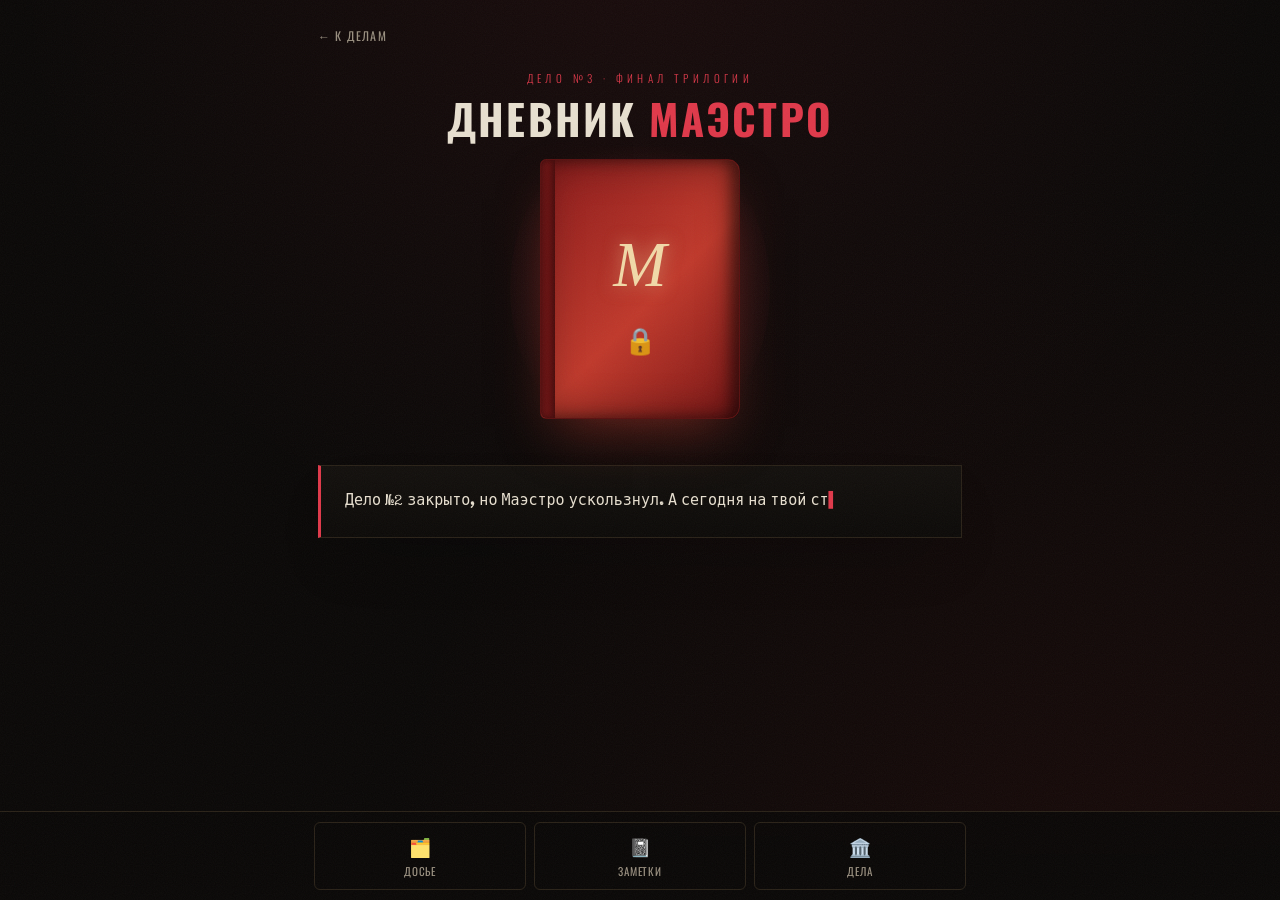
<file: case3.html>
<!DOCTYPE html>
<html lang="ru">
<head>
<meta charset="UTF-8" />
<meta name="viewport" content="width=device-width, initial-scale=1.0, maximum-scale=1.0, user-scalable=no" />
<title>Дело №3 · Дневник Маэстро</title>
<link rel="preconnect" href="https://fonts.googleapis.com">
<link rel="preconnect" href="https://fonts.gstatic.com" crossorigin>
<link href="https://fonts.googleapis.com/css2?family=Special+Elite&family=Cormorant+Garamond:ital,wght@0,400;0,600;1,400;1,600&family=Oswald:wght@300;500;700&family=Caveat:wght@500;700&family=IM+Fell+English:ital@0;1&display=swap" rel="stylesheet">
<link rel="stylesheet" href="shared.css">
<style>
:root{
  --bg:#0a0807;--bg2:#13100d;--bg3:#1C1712;
  --gold:#d4af37;--goldL:#f5d97a;--goldD:#8a6d1f;
  --ink:#e8e0d0;--dimInk:#9a9080;
  --blood:#8b1a1a;--bloodB:#c0392b;--red:#e0394a;--redGlow:#ff5566;
  --maestro:#b94a4a;--line:#2a2218;
  --paper:#e9dcc0;--paperInk:#2a2114;
}
*{box-sizing:border-box;margin:0;padding:0;-webkit-tap-highlight-color:transparent}
html,body{height:100%}
body{
  background:radial-gradient(circle at 50% -5%,rgba(224,57,74,.07),transparent 55%),radial-gradient(circle at 85% 100%,rgba(139,26,26,.1),transparent 50%),var(--bg);
  color:var(--ink);font-family:'Cormorant Garamond',Georgia,serif;font-size:18px;line-height:1.55;min-height:100%;overflow-x:hidden;
}
body::after{content:"";position:fixed;inset:0;z-index:9999;pointer-events:none;opacity:.045;background-image:url("data:image/svg+xml,%3Csvg xmlns='http://www.w3.org/2000/svg' width='120' height='120'%3E%3Cfilter id='n'%3E%3CfeTurbulence type='fractalNoise' baseFrequency='0.9' numOctaves='3'/%3E%3C/filter%3E%3Crect width='100%25' height='100%25' filter='url(%23n)'/%3E%3C/svg%3E")}
.wrap{max-width:680px;margin:0 auto;padding:22px 18px 110px;position:relative;z-index:1}

.eyebrow{font-family:'Oswald',sans-serif;font-weight:300;letter-spacing:.4em;text-transform:uppercase;font-size:11px;color:var(--red);margin-bottom:10px}
h1.title{font-family:'Oswald',sans-serif;font-weight:700;text-transform:uppercase;letter-spacing:.05em;line-height:1.04;font-size:clamp(24px,6.5vw,42px);color:var(--ink)}
h1.title .accent{color:var(--red)}
.backlink{display:inline-flex;align-items:center;gap:6px;font-family:'Oswald',sans-serif;font-size:12px;letter-spacing:.1em;text-transform:uppercase;color:var(--dimInk);background:none;border:none;cursor:pointer;margin-bottom:8px;padding:4px 0}
.backlink:hover{color:var(--red)}

.screen{display:none;animation:fadeIn .6s ease both}
.screen.active{display:block}
@keyframes fadeIn{from{opacity:0;transform:translateY(10px)}to{opacity:1;transform:none}}

.btn{font-family:'Oswald',sans-serif;font-weight:500;letter-spacing:.12em;text-transform:uppercase;font-size:14px;color:var(--bg);background:linear-gradient(180deg,var(--goldL),var(--gold));border:none;padding:15px 26px;border-radius:3px;cursor:pointer;transition:transform .12s,filter .2s,box-shadow .25s;box-shadow:0 8px 24px -10px rgba(212,175,55,.5)}
.btn:hover{transform:translateY(-2px);filter:brightness(1.08)}
.btn:active{transform:translateY(0)}
.btn:disabled{opacity:.4;cursor:not-allowed;transform:none}
.btn.ghost{background:transparent;color:var(--gold);border:1px solid var(--goldD);box-shadow:none}
.btn.ghost:hover{background:rgba(212,175,55,.08)}
.btn.red{background:linear-gradient(180deg,#ff5566,#c0392b);color:#fff;box-shadow:0 8px 24px -10px rgba(224,57,74,.6)}
.btn.block{display:block;width:100%}
.btn.sm{padding:10px 16px;font-size:12px}

.field{width:100%;background:#0d0b09;border:1px solid var(--line);border-bottom:2px solid var(--goldD);color:var(--ink);font-family:'Cormorant Garamond',serif;font-size:19px;padding:13px 15px;border-radius:3px 3px 0 0;outline:none;transition:border-color .2s,box-shadow .2s}
.field:focus{border-bottom-color:var(--red);box-shadow:0 6px 22px -16px var(--red)}
.field::placeholder{color:#6a6354;font-style:italic}
.shake{animation:shake .42s cubic-bezier(.36,.07,.19,.97)}
@keyframes shake{10%,90%{transform:translateX(-2px)}20%,80%{transform:translateX(4px)}30%,50%,70%{transform:translateX(-8px)}40%,60%{transform:translateX(8px)}}
.row{display:flex;gap:10px;flex-wrap:wrap;align-items:center;margin-top:16px}
.row.c{justify-content:center}
.feedback{margin-top:12px;min-height:22px;font-style:italic}
.feedback.bad{color:var(--bloodB)}
.feedback.good{color:var(--goldL)}

.dossier{background:linear-gradient(180deg,var(--bg2),#0c0a08);border:1px solid var(--line);border-left:3px solid var(--red);padding:22px 24px;margin:22px 0;font-family:'Special Elite',monospace;font-size:15px;line-height:1.85;color:var(--ink);box-shadow:0 30px 60px -30px rgba(0,0,0,.8);white-space:pre-wrap;min-height:48px}
.caret::after{content:"▌";color:var(--red);animation:blink 1s steps(1) infinite}
@keyframes blink{50%{opacity:0}}

/* ============ INTRO / DIARY HERO ============ */
.diary-hero{text-align:center;padding:14px 0 6px}
/* красный анимированный дневник */
.book{width:200px;height:260px;margin:18px auto;position:relative;perspective:1200px}
.book-cover{position:absolute;inset:0;border-radius:6px 12px 12px 6px;
  background:linear-gradient(135deg,#8b1a1a,#c0392b 55%,#7a1414);
  box-shadow:0 24px 50px -16px rgba(192,57,43,.5),inset 0 0 40px rgba(0,0,0,.4),inset -8px 0 14px rgba(0,0,0,.5);
  border:1px solid #5a1010;animation:bookBreath 4s ease-in-out infinite}
@keyframes bookBreath{0%,100%{transform:rotateY(-8deg) translateY(0)}50%{transform:rotateY(-4deg) translateY(-8px)}}
.book-spine{position:absolute;left:0;top:0;bottom:0;width:14px;border-radius:6px 0 0 6px;background:linear-gradient(90deg,#5a1010,#7a1414);box-shadow:inset -3px 0 6px rgba(0,0,0,.5)}
.book-emblem{position:absolute;inset:0;display:flex;align-items:center;justify-content:center;flex-direction:column;gap:8px}
.book-emblem .m{font-family:'IM Fell English',serif;font-style:italic;font-size:64px;color:#f1d9a8;text-shadow:0 0 18px rgba(241,217,168,.5);animation:emblemGlow 3s ease-in-out infinite}
@keyframes emblemGlow{0%,100%{opacity:.8}50%{opacity:1;text-shadow:0 0 26px rgba(255,210,140,.8)}}
.book-emblem .lock{font-size:26px;opacity:.85}
.book-glow{position:absolute;inset:-30px;border-radius:50%;background:radial-gradient(circle,rgba(224,57,74,.25),transparent 70%);animation:pulse2 3s ease-in-out infinite;z-index:-1}
@keyframes pulse2{0%,100%{opacity:.4;transform:scale(.95)}50%{opacity:.8;transform:scale(1.05)}}

/* ============ KEY STRIP (раскрытые буквы) ============ */
.keystrip-wrap{position:sticky;top:0;z-index:40;background:linear-gradient(180deg,var(--bg),rgba(10,8,7,.85));backdrop-filter:blur(4px);padding:10px 0 8px;margin:0 -18px 8px;border-bottom:1px solid var(--line)}
.keystrip-label{text-align:center;font-family:'Oswald',sans-serif;font-size:9px;letter-spacing:.3em;text-transform:uppercase;color:var(--dimInk);margin-bottom:6px}
.keystrip{display:flex;gap:4px;justify-content:center;flex-wrap:wrap;padding:0 10px}
.kcell{width:24px;height:30px;border:1px solid var(--line);border-radius:3px;display:grid;place-items:center;font-family:'Oswald',sans-serif;font-weight:700;font-size:15px;color:#3a3228;background:#0d0b09;transition:.4s}
.kcell.open{color:var(--goldL);border-color:var(--goldD);background:linear-gradient(180deg,rgba(212,175,55,.12),transparent);box-shadow:0 0 12px -3px var(--gold);animation:kpop .5s cubic-bezier(.2,1.4,.4,1) both}
@keyframes kpop{from{transform:scale(.4);opacity:0}to{transform:scale(1);opacity:1}}
.kcell.space{border:none;background:none;box-shadow:none}

/* ============ CLUE ============ */
.clue-rail{display:flex;gap:5px;justify-content:center;margin:14px 0 6px;flex-wrap:wrap}
.cpin{width:24px;height:24px;border-radius:50%;border:1px solid var(--line);background:#0d0b09;display:grid;place-items:center;font-family:'Oswald',sans-serif;font-size:10px;color:var(--dimInk);transition:.3s}
.cpin.done{border-color:var(--red);color:#fff;background:linear-gradient(180deg,#ff6677,var(--red));box-shadow:0 0 10px -2px var(--red)}
.cpin.current{border-color:var(--gold);color:var(--gold);box-shadow:0 0 8px -3px var(--gold)}
.clue-num{font-family:'Oswald',sans-serif;letter-spacing:.26em;text-transform:uppercase;font-size:11px;color:var(--red);margin-bottom:6px}
.clue-title{font-family:'Oswald',sans-serif;font-weight:700;text-transform:uppercase;letter-spacing:.03em;font-size:clamp(22px,5vw,30px);color:var(--ink);margin-bottom:14px}
.diary-page{background:linear-gradient(180deg,#efe2c6,#e4d4b2);color:var(--paperInk);border-radius:5px;padding:24px 24px;position:relative;
  box-shadow:0 20px 50px -24px rgba(0,0,0,.8),inset 0 0 50px rgba(150,120,70,.18);font-family:'IM Fell English',Georgia,serif;font-size:18px;line-height:1.66;white-space:pre-wrap;
  border:1px solid #c8b48a}
.diary-page::before{content:"";position:absolute;inset:6px;border:1px solid rgba(120,90,50,.25);border-radius:3px;pointer-events:none}
.diary-page .edge-mark{position:absolute;font-size:15px;color:rgba(120,90,50,.5)}

.interactive-zone{margin-top:16px}

/* hints */
.hint-zone{margin-top:20px;border-top:1px dashed var(--line);padding-top:16px}
.hint-lead{font-family:'Oswald',sans-serif;font-size:12px;letter-spacing:.18em;text-transform:uppercase;color:var(--dimInk);margin-bottom:6px}
.minihint{font-style:italic;color:var(--dimInk);font-size:15px;margin-bottom:12px;cursor:help;border-bottom:1px dotted var(--goldD);display:inline-block}
.hints{display:flex;flex-direction:column;gap:9px}
.hint{background:#0e0c0a;border-left:2px solid var(--goldD);padding:11px 14px;border-radius:0 4px 4px 0;color:var(--dimInk);display:none;animation:fadeIn .35s ease both}
.hint.show{display:block}
.hint b{color:var(--gold)}

/* ============ INTERACTIVE WIDGETS ============ */
/* невидимые чернила */
.ink-page{height:220px;border-radius:6px;background:linear-gradient(180deg,#efe2c6,#e4d4b2);position:relative;overflow:hidden;display:grid;place-items:center;border:1px solid #c8b48a;cursor:pointer;user-select:none}
.ink-symbol{font-family:'Oswald',sans-serif;font-weight:700;font-size:90px;color:#7a1414;opacity:0;transition:opacity .15s;filter:blur(2px)}
.ink-page.heating .ink-symbol{opacity:1;filter:blur(0)}
.ink-heat{position:absolute;width:140px;height:140px;border-radius:50%;background:radial-gradient(circle,rgba(255,120,40,.35),transparent 70%);opacity:0;pointer-events:none;transition:opacity .2s}
.ink-page.heating .ink-heat{opacity:1}
.ink-hintline{text-align:center;color:var(--dimInk);font-style:italic;margin-top:8px;font-size:14px}

/* шифровальное колесо */
.wheel-stage{display:flex;flex-direction:column;align-items:center;gap:14px;margin-top:8px}
.wheel{position:relative;width:240px;height:240px;touch-action:none}
.wheel svg{display:block}
.wheel .arrow{position:absolute;top:-6px;left:50%;transform:translateX(-50%);font-size:22px;color:var(--gold);z-index:5}
.wheel-readout{font-family:'Oswald',sans-serif;font-size:14px;letter-spacing:.1em;color:var(--dimInk)}
.wheel-readout b{color:var(--goldL);font-size:20px}

/* решётка Кардано */
.grille-stage{display:flex;flex-direction:column;align-items:center;gap:12px;margin-top:8px}
.grille-grid{display:grid;grid-template-columns:repeat(6,40px);grid-template-rows:repeat(6,40px);gap:3px}
.gcell{display:grid;place-items:center;background:#1a1510;border:1px solid var(--line);border-radius:3px;font-family:'Oswald',sans-serif;font-size:16px;color:#4a4030;transition:.2s}
.gcell.window{background:linear-gradient(180deg,#3a2418,#241610);color:var(--goldL);border-color:var(--goldD);box-shadow:inset 0 0 10px rgba(212,175,55,.2)}
.grille-readout{font-family:'Oswald',sans-serif;letter-spacing:.1em;color:var(--dimInk)}
.grille-readout b{color:var(--goldL);font-size:20px}

/* оптический шифр */
.optical-stage{display:flex;flex-direction:column;align-items:center;gap:12px;margin-top:8px}
.optical-box{width:240px;height:200px;border-radius:6px;overflow:hidden;border:1px solid var(--line);position:relative;background:#0d0b09}
.optical-box svg{display:block;width:100%;height:100%}
.optical-box.inverted{filter:invert(1) hue-rotate(180deg)}

/* ============ FINALE: расшифровка дневника ============ */
.decrypt-stage{margin-top:10px}
.decrypt-page{background:linear-gradient(180deg,#efe2c6,#e4d4b2);color:var(--paperInk);border-radius:5px;padding:22px;font-family:'IM Fell English',Georgia,serif;font-size:17px;line-height:1.6;border:1px solid #c8b48a;min-height:120px;position:relative;box-shadow:0 20px 50px -24px rgba(0,0,0,.8)}
.cipher-char{display:inline-block;transition:color .3s}
.cipher-char.enc{color:#9a7a4a;font-family:'Oswald',sans-serif}
.cipher-char.dec{color:var(--paperInk);font-family:'IM Fell English',Georgia,serif}

/* перелистывание дневника в финале */
.diary-reader{margin-top:10px}
.diary-leaf{background:linear-gradient(180deg,#efe2c6,#e4d4b2);color:var(--paperInk);border-radius:6px;padding:26px 24px;border:1px solid #c8b48a;position:relative;box-shadow:0 24px 56px -26px rgba(0,0,0,.85),inset 0 0 50px rgba(150,120,70,.16);min-height:280px;animation:leafIn .5s ease both}
@keyframes leafIn{from{opacity:0;transform:rotateY(-12deg)}to{opacity:1;transform:none}}
.diary-leaf::before{content:"";position:absolute;inset:7px;border:1px solid rgba(120,90,50,.25);border-radius:3px;pointer-events:none}
.diary-leaf .leaf-tag{font-family:'Oswald',sans-serif;font-size:11px;letter-spacing:.18em;text-transform:uppercase;color:#9a6a2a;margin-bottom:14px}
.diary-leaf .leaf-text{font-family:'IM Fell English',Georgia,serif;font-size:18px;line-height:1.7;white-space:pre-wrap}
.diary-leaf .edge-mark{position:absolute;font-size:16px;color:rgba(120,90,50,.45)}
.leaf-nav{display:flex;justify-content:space-between;align-items:center;margin-top:14px}
.leaf-dots{display:flex;gap:6px}
.leaf-dots i{width:8px;height:8px;border-radius:50%;background:#2a2218}
.leaf-dots i.on{background:var(--red)}

/* арест */
.arrest-stage{text-align:center;padding:20px 0}
.arrest-scene{position:relative;height:220px;margin:10px 0;border-radius:8px;overflow:hidden;background:linear-gradient(180deg,#13100d,#060504);border:1px solid var(--line);display:grid;place-items:center}
.bars{position:absolute;inset:0;display:flex;justify-content:space-around;pointer-events:none}
.bars i{width:6px;background:linear-gradient(180deg,#3a3228,#1a1510);box-shadow:0 0 8px rgba(0,0,0,.6);transform:scaleY(0);transform-origin:top;animation:barDrop .6s ease forwards}
.maestro-fig{font-size:70px;filter:drop-shadow(0 0 16px rgba(224,57,74,.4))}
@keyframes barDrop{to{transform:scaleY(1)}}
.arrest-line{font-family:'IM Fell English',serif;font-style:italic;font-size:20px;color:var(--red);margin-top:6px;text-shadow:0 0 16px rgba(224,57,74,.4)}

.solved-banner{font-family:'Oswald',sans-serif;font-weight:700;text-transform:uppercase;letter-spacing:.1em;font-size:clamp(28px,7.5vw,52px);background:linear-gradient(180deg,#ff8a98,var(--red),#8b1a1a);-webkit-background-clip:text;background-clip:text;color:transparent;filter:drop-shadow(0 4px 20px rgba(224,57,74,.4));animation:pop .8s cubic-bezier(.2,1.4,.4,1) both}
@keyframes pop{from{transform:scale(.6);opacity:0}to{transform:scale(1);opacity:1}}
.reveal-box{margin-top:24px;background:linear-gradient(180deg,#1a0f10,#0c0a08);border:1px solid var(--bloodB);border-radius:6px;padding:26px 22px;font-size:19px;line-height:1.7;box-shadow:0 0 50px -20px var(--red)}
.crown{font-size:42px;display:block;margin-bottom:8px}

#confetti{position:fixed;inset:0;pointer-events:none;z-index:250}

@media (max-width:480px){
  body{font-size:17px}
  .wrap{padding:18px 14px 110px}
  .grille-grid{grid-template-columns:repeat(6,34px);grid-template-rows:repeat(6,34px)}
  .gcell{font-size:14px}
  .wheel{width:210px;height:210px}
  .book{width:170px;height:225px}
}
@media (prefers-reduced-motion:reduce){*{animation-duration:.01ms !important;animation-iteration-count:1 !important}}
</style>
</head>
<body>
<canvas id="confetti"></canvas>

<div class="wrap">

  <!-- ============ INTRO ============ -->
  <section id="s3-intro" class="screen active">
    <button class="backlink" data-back="hub">← к делам</button>
    <div class="diary-hero">
      <div class="eyebrow">Дело №3 · Финал трилогии</div>
      <h1 class="title">Дневник <span class="accent">Маэстро</span></h1>
      <div class="book">
        <div class="book-glow"></div>
        <div class="book-cover">
          <div class="book-spine"></div>
          <div class="book-emblem"><div class="m">M</div><div class="lock">🔒</div></div>
        </div>
      </div>
    </div>
    <div class="dossier" id="s3introText"></div>
    <div class="row c" id="s3introRow" style="display:none">
      <button class="btn red" id="s3introBtn">Открыть дело</button>
    </div>
  </section>

  <!-- ============ SHADOW FAREWELL ============ -->
  <section id="s3-shadow" class="screen">
    <div class="eyebrow">Последнее сообщение</div>
    <h1 class="title" style="font-size:clamp(20px,5.5vw,32px)">Прощание <span class="accent">Тени</span></h1>
    <div class="dossier" id="s3shadowText" style="border-left-color:#6a6354"></div>
    <div class="row c" id="s3shadowRow" style="display:none">
      <button class="btn ghost" id="s3shadowBtn">Принять дневник</button>
    </div>
  </section>

  <!-- ============ NAME ============ -->
  <section id="s3-name" class="screen">
    <div class="eyebrow">Дело №3 · Протокол</div>
    <div class="dossier" id="s3nameIntro"></div>
    <div id="s3nameForm" style="display:none">
      <label class="hint-lead" for="s3nameInput">Назовитесь, детектив</label>
      <input class="field" id="s3nameInput" placeholder="Ваше имя…" autocomplete="off"/>
      <div class="row"><button class="btn red" id="s3nameBtn">Начать расшифровку</button></div>
    </div>
  </section>

  <!-- ============ BRIEF ============ -->
  <section id="s3-brief" class="screen">
    <div class="eyebrow">Сообщение от Маэстро</div>
    <div class="dossier" id="s3briefText"></div>
    <div class="row c" id="s3briefRow" style="display:none">
      <button class="btn red" id="s3briefBtn">Открыть первую загадку</button>
    </div>
  </section>

  <!-- ============ CLUE ============ -->
  <section id="s3-clue" class="screen">
    <div class="keystrip-wrap">
      <div class="keystrip-label">Ключ к дневнику</div>
      <div class="keystrip" id="keystrip"></div>
    </div>
    <div class="clue-rail" id="clueRail"></div>
    <div class="clue-num" id="clueNum"></div>
    <div class="clue-title" id="clueTitle"></div>
    <div class="diary-page" id="clueBody"></div>

    <div class="interactive-zone" id="interactiveZone"></div>

    <div class="row" id="answerRow">
      <input class="field" id="answerInput" placeholder="Введите ответ…" autocomplete="off" style="flex:1;min-width:160px"/>
      <button class="btn red" id="answerBtn">Проверить</button>
    </div>
    <div class="feedback" id="answerFeedback"></div>

    <div class="hint-zone">
      <div class="hint-lead">Подсказки Маэстро</div>
      <div class="minihint" id="miniHint"></div>
      <div class="row" style="margin-top:0"><button class="btn ghost sm" id="hintBtn">Взять подсказку</button></div>
      <div class="hints" id="hints" style="margin-top:12px"></div>
    </div>
  </section>

  <!-- ============ DECRYPT (загадка 15) ============ -->
  <section id="s3-decrypt" class="screen">
    <div class="eyebrow">Финальный шаг</div>
    <h1 class="title" style="font-size:clamp(20px,5.5vw,32px)">Наложить <span class="accent">ключ</span></h1>
    <p style="color:var(--dimInk);font-style:italic;margin-top:8px">Ключ собран. Вводи его символ за символом — и дневник заговорит.</p>
    <div class="decrypt-stage">
      <div class="decrypt-page" id="decryptPage"></div>
      <div class="row">
        <input class="field" id="decryptInput" placeholder="Следующий символ ключа…" autocomplete="off" maxlength="2" style="flex:1;min-width:140px;text-align:center;font-size:24px"/>
        <button class="btn red" id="decryptBtn">Наложить</button>
      </div>
      <div class="feedback" id="decryptFeedback"></div>
      <div class="keystrip" id="decryptKeystrip" style="margin-top:10px"></div>
    </div>
  </section>

  <!-- ============ DIARY READER ============ -->
  <section id="s3-reader" class="screen">
    <div class="eyebrow">Дневник расшифрован</div>
    <h1 class="title" style="font-size:clamp(20px,5.5vw,32px)">Записи <span class="accent">Маэстро</span></h1>
    <div class="diary-reader">
      <div class="diary-leaf" id="diaryLeaf"></div>
      <div class="leaf-nav">
        <button class="btn ghost sm" id="leafPrev">← назад</button>
        <div class="leaf-dots" id="leafDots"></div>
        <button class="btn red sm" id="leafNext">далее →</button>
      </div>
    </div>
  </section>

  <!-- ============ ARREST + FINALE ============ -->
  <section id="s3-arrest" class="screen">
    <div class="arrest-stage">
      <div class="eyebrow">Финал трилогии</div>
      <div class="arrest-scene" id="arrestScene">
        <div class="bars" id="arrestBars"></div>
        <div class="maestro-fig">🎭</div>
      </div>
      <div class="arrest-line" id="arrestLine"></div>
      <div class="row c" id="arrestRow" style="display:none">
        <button class="btn red" id="arrestBtn">Завершить дело</button>
      </div>
    </div>
  </section>

  <!-- ============ FINAL CONGRATS ============ -->
  <section id="s3-final" class="screen">
    <div class="arrest-stage">
      <div class="eyebrow">Дело №3 закрыто</div>
      <div class="solved-banner">Преступник<br>пойман</div>
      <div class="reveal-box" id="finalText" style="text-align:left"></div>
      <div class="row c"><button class="btn ghost" data-back="hub">Вернуться к делам</button></div>
    </div>
  </section>

</div>

<script src="data.js"></script>
<script src="shared.js"></script>
<script src="data3.js"></script>
<script src="logic3.js"></script>
</body>
</html>
</file>
<file: docs/shared.css>
/* ============================================================
   SHARED.css — общие стили хрома трилогии (досье/заметки/панель)
   Использует те же CSS-переменные, что и страницы (--bg, --gold...).
   ============================================================ */

.tri-overlay{position:fixed;inset:0;background:rgba(5,4,3,.86);backdrop-filter:blur(3px);z-index:200;display:none;overflow-y:auto;padding:20px 14px 40px}
.tri-overlay.open{display:block;animation:triFade .3s ease both}
@keyframes triFade{from{opacity:0}to{opacity:1}}
.tri-modal{max-width:640px;margin:0 auto;background:linear-gradient(180deg,#15110d,#0c0a08);border:1px solid #2a2218;border-radius:8px;padding:22px 20px 28px;position:relative}
.tri-close{position:absolute;top:12px;right:14px;background:none;border:none;color:#9a9080;font-size:26px;cursor:pointer;line-height:1}
.tri-close:hover{color:#d4af37}
.tri-eyebrow{font-family:'Oswald',sans-serif;font-weight:300;letter-spacing:.4em;text-transform:uppercase;font-size:11px;color:#d4af37;margin-bottom:6px}
.tri-h1{font-family:'Oswald',sans-serif;font-weight:700;text-transform:uppercase;letter-spacing:.04em;font-size:26px;color:#e8e0d0;margin-bottom:14px}

.tri-tabs{display:flex;gap:8px;margin:8px 0 18px;flex-wrap:wrap}
.tri-tab{font-family:'Oswald',sans-serif;font-size:12px;letter-spacing:.1em;text-transform:uppercase;color:#9a9080;border:1px solid #2a2218;background:#0d0b09;padding:8px 14px;border-radius:999px;cursor:pointer}
.tri-tab.active{color:#0a0807;background:linear-gradient(180deg,#f5d97a,#d4af37);border-color:transparent}

.tri-evgrid{display:grid;grid-template-columns:1fr 1fr;gap:10px}
.tri-evcard{border:1px solid #2a2218;border-radius:6px;background:#0d0b09;padding:14px 12px;text-align:center;cursor:pointer;transition:transform .12s,border-color .2s}
.tri-evcard:hover{transform:translateY(-2px);border-color:#8a6d1f}
.tri-evcard .tri-ei{font-size:28px;display:block;margin-bottom:6px}
.tri-evcard .tri-en{font-family:'Oswald',sans-serif;font-size:12px;letter-spacing:.04em;text-transform:uppercase;color:#e8e0d0}
.tri-evcard.locked{opacity:.4;cursor:default}
.tri-evcard.locked .tri-ei{filter:grayscale(1)}
.tri-evempty{grid-column:1/-1;text-align:center;color:#9a9080;font-style:italic;padding:30px 10px}

.tri-detail{position:fixed;inset:0;background:rgba(5,4,3,.92);z-index:210;display:none;place-items:center;padding:24px}
.tri-detail.open{display:grid;animation:triFade .25s ease both}
.tri-detail-card{max-width:380px;width:100%;background:linear-gradient(180deg,#1a1510,#0c0a08);border:1px solid #8a6d1f;border-radius:10px;padding:28px 24px;text-align:center;box-shadow:0 0 50px -16px #d4af37;animation:triPop .4s cubic-bezier(.2,1.3,.4,1) both}
@keyframes triPop{from{transform:scale(.8);opacity:0}to{transform:scale(1);opacity:1}}
.tri-detail-card .tri-big{font-size:60px;margin-bottom:10px;display:block}
.tri-detail-card h3{font-family:'Oswald',sans-serif;font-weight:700;text-transform:uppercase;letter-spacing:.04em;font-size:24px;color:#f5d97a;margin-bottom:10px}
.tri-detail-card .tri-meta{font-family:'Oswald',sans-serif;font-size:11px;letter-spacing:.16em;text-transform:uppercase;color:#9a9080;margin-bottom:14px}
.tri-detail-card p{color:#e8e0d0;line-height:1.6;font-size:17px}
.tri-detail-card .tri-solved{margin-top:16px;font-style:italic;color:#d4af37;font-size:15px}
.tri-row-c{display:flex;gap:10px;justify-content:center;margin-top:16px}

.tri-notes{width:100%;min-height:240px;background:#0d0b09;border:1px solid #2a2218;border-radius:6px;color:#e8e0d0;font-family:'Caveat',cursive;font-size:22px;line-height:1.5;padding:16px;outline:none;resize:vertical}
.tri-notes:focus{border-color:#8a6d1f}
.tri-notehint{font-style:italic;color:#9a9080;font-size:14px;margin-top:8px}

.tri-toast{position:fixed;left:50%;bottom:88px;transform:translateX(-50%) translateY(20px);z-index:300;background:linear-gradient(180deg,#1a1510,#0c0a08);border:1px solid #8a6d1f;border-radius:8px;padding:14px 18px;display:flex;align-items:center;gap:12px;cursor:pointer;opacity:0;pointer-events:none;box-shadow:0 14px 40px -14px rgba(0,0,0,.9);max-width:90vw;transition:opacity .35s,transform .35s}
.tri-toast.show{opacity:1;transform:translateX(-50%) translateY(0);pointer-events:auto}
.tri-toast .tri-ti{font-size:26px}
.tri-toast .tri-tt{font-family:'Oswald',sans-serif;font-size:12px;letter-spacing:.06em;text-transform:uppercase;color:#f5d97a}
.tri-toast .tri-ts{font-size:15px;color:#e8e0d0}

.tri-bottombar{position:fixed;left:0;right:0;bottom:0;z-index:120;background:linear-gradient(0deg,#0a0807,rgba(10,8,7,.92));border-top:1px solid #2a2218;backdrop-filter:blur(6px)}
.tri-bb-inner{max-width:680px;margin:0 auto;display:flex;gap:8px;padding:10px 14px}
.tri-bb-btn{flex:1;background:none;border:1px solid #2a2218;border-radius:6px;color:#9a9080;font-family:'Oswald',sans-serif;font-size:11px;letter-spacing:.08em;text-transform:uppercase;padding:10px 6px;cursor:pointer;display:flex;flex-direction:column;align-items:center;gap:4px;transition:.2s}
.tri-bb-btn:hover{color:#d4af37;border-color:#8a6d1f}
.tri-bb-btn .tri-bi{font-size:18px}

.tri-btn{font-family:'Oswald',sans-serif;font-weight:500;letter-spacing:.12em;text-transform:uppercase;font-size:14px;color:#0a0807;background:linear-gradient(180deg,#f5d97a,#d4af37);border:none;padding:13px 22px;border-radius:3px;cursor:pointer}
.tri-btn.ghost{background:transparent;color:#d4af37;border:1px solid #8a6d1f}
.tri-btn.sm{padding:10px 16px;font-size:12px}
</file>
<file: shared.css>
/* ============================================================
   SHARED.css — общие стили хрома трилогии (досье/заметки/панель)
   Использует те же CSS-переменные, что и страницы (--bg, --gold...).
   ============================================================ */

.tri-overlay{position:fixed;inset:0;background:rgba(5,4,3,.86);backdrop-filter:blur(3px);z-index:200;display:none;overflow-y:auto;padding:20px 14px 40px}
.tri-overlay.open{display:block;animation:triFade .3s ease both}
@keyframes triFade{from{opacity:0}to{opacity:1}}
.tri-modal{max-width:640px;margin:0 auto;background:linear-gradient(180deg,#15110d,#0c0a08);border:1px solid #2a2218;border-radius:8px;padding:22px 20px 28px;position:relative}
.tri-close{position:absolute;top:12px;right:14px;background:none;border:none;color:#9a9080;font-size:26px;cursor:pointer;line-height:1}
.tri-close:hover{color:#d4af37}
.tri-eyebrow{font-family:'Oswald',sans-serif;font-weight:300;letter-spacing:.4em;text-transform:uppercase;font-size:11px;color:#d4af37;margin-bottom:6px}
.tri-h1{font-family:'Oswald',sans-serif;font-weight:700;text-transform:uppercase;letter-spacing:.04em;font-size:26px;color:#e8e0d0;margin-bottom:14px}

.tri-tabs{display:flex;gap:8px;margin:8px 0 18px;flex-wrap:wrap}
.tri-tab{font-family:'Oswald',sans-serif;font-size:12px;letter-spacing:.1em;text-transform:uppercase;color:#9a9080;border:1px solid #2a2218;background:#0d0b09;padding:8px 14px;border-radius:999px;cursor:pointer}
.tri-tab.active{color:#0a0807;background:linear-gradient(180deg,#f5d97a,#d4af37);border-color:transparent}

.tri-evgrid{display:grid;grid-template-columns:1fr 1fr;gap:10px}
.tri-evcard{border:1px solid #2a2218;border-radius:6px;background:#0d0b09;padding:14px 12px;text-align:center;cursor:pointer;transition:transform .12s,border-color .2s}
.tri-evcard:hover{transform:translateY(-2px);border-color:#8a6d1f}
.tri-evcard .tri-ei{font-size:28px;display:block;margin-bottom:6px}
.tri-evcard .tri-en{font-family:'Oswald',sans-serif;font-size:12px;letter-spacing:.04em;text-transform:uppercase;color:#e8e0d0}
.tri-evcard.locked{opacity:.4;cursor:default}
.tri-evcard.locked .tri-ei{filter:grayscale(1)}
.tri-evempty{grid-column:1/-1;text-align:center;color:#9a9080;font-style:italic;padding:30px 10px}

.tri-detail{position:fixed;inset:0;background:rgba(5,4,3,.92);z-index:210;display:none;place-items:center;padding:24px}
.tri-detail.open{display:grid;animation:triFade .25s ease both}
.tri-detail-card{max-width:380px;width:100%;background:linear-gradient(180deg,#1a1510,#0c0a08);border:1px solid #8a6d1f;border-radius:10px;padding:28px 24px;text-align:center;box-shadow:0 0 50px -16px #d4af37;animation:triPop .4s cubic-bezier(.2,1.3,.4,1) both}
@keyframes triPop{from{transform:scale(.8);opacity:0}to{transform:scale(1);opacity:1}}
.tri-detail-card .tri-big{font-size:60px;margin-bottom:10px;display:block}
.tri-detail-card h3{font-family:'Oswald',sans-serif;font-weight:700;text-transform:uppercase;letter-spacing:.04em;font-size:24px;color:#f5d97a;margin-bottom:10px}
.tri-detail-card .tri-meta{font-family:'Oswald',sans-serif;font-size:11px;letter-spacing:.16em;text-transform:uppercase;color:#9a9080;margin-bottom:14px}
.tri-detail-card p{color:#e8e0d0;line-height:1.6;font-size:17px}
.tri-detail-card .tri-solved{margin-top:16px;font-style:italic;color:#d4af37;font-size:15px}
.tri-row-c{display:flex;gap:10px;justify-content:center;margin-top:16px}

.tri-notes{width:100%;min-height:240px;background:#0d0b09;border:1px solid #2a2218;border-radius:6px;color:#e8e0d0;font-family:'Caveat',cursive;font-size:22px;line-height:1.5;padding:16px;outline:none;resize:vertical}
.tri-notes:focus{border-color:#8a6d1f}
.tri-notehint{font-style:italic;color:#9a9080;font-size:14px;margin-top:8px}

.tri-toast{position:fixed;left:50%;bottom:88px;transform:translateX(-50%) translateY(20px);z-index:300;background:linear-gradient(180deg,#1a1510,#0c0a08);border:1px solid #8a6d1f;border-radius:8px;padding:14px 18px;display:flex;align-items:center;gap:12px;cursor:pointer;opacity:0;pointer-events:none;box-shadow:0 14px 40px -14px rgba(0,0,0,.9);max-width:90vw;transition:opacity .35s,transform .35s}
.tri-toast.show{opacity:1;transform:translateX(-50%) translateY(0);pointer-events:auto}
.tri-toast .tri-ti{font-size:26px}
.tri-toast .tri-tt{font-family:'Oswald',sans-serif;font-size:12px;letter-spacing:.06em;text-transform:uppercase;color:#f5d97a}
.tri-toast .tri-ts{font-size:15px;color:#e8e0d0}

.tri-bottombar{position:fixed;left:0;right:0;bottom:0;z-index:120;background:linear-gradient(0deg,#0a0807,rgba(10,8,7,.92));border-top:1px solid #2a2218;backdrop-filter:blur(6px)}
.tri-bb-inner{max-width:680px;margin:0 auto;display:flex;gap:8px;padding:10px 14px}
.tri-bb-btn{flex:1;background:none;border:1px solid #2a2218;border-radius:6px;color:#9a9080;font-family:'Oswald',sans-serif;font-size:11px;letter-spacing:.08em;text-transform:uppercase;padding:10px 6px;cursor:pointer;display:flex;flex-direction:column;align-items:center;gap:4px;transition:.2s}
.tri-bb-btn:hover{color:#d4af37;border-color:#8a6d1f}
.tri-bb-btn .tri-bi{font-size:18px}

.tri-btn{font-family:'Oswald',sans-serif;font-weight:500;letter-spacing:.12em;text-transform:uppercase;font-size:14px;color:#0a0807;background:linear-gradient(180deg,#f5d97a,#d4af37);border:none;padding:13px 22px;border-radius:3px;cursor:pointer}
.tri-btn.ghost{background:transparent;color:#d4af37;border:1px solid #8a6d1f}
.tri-btn.sm{padding:10px 16px;font-size:12px}
</file>
